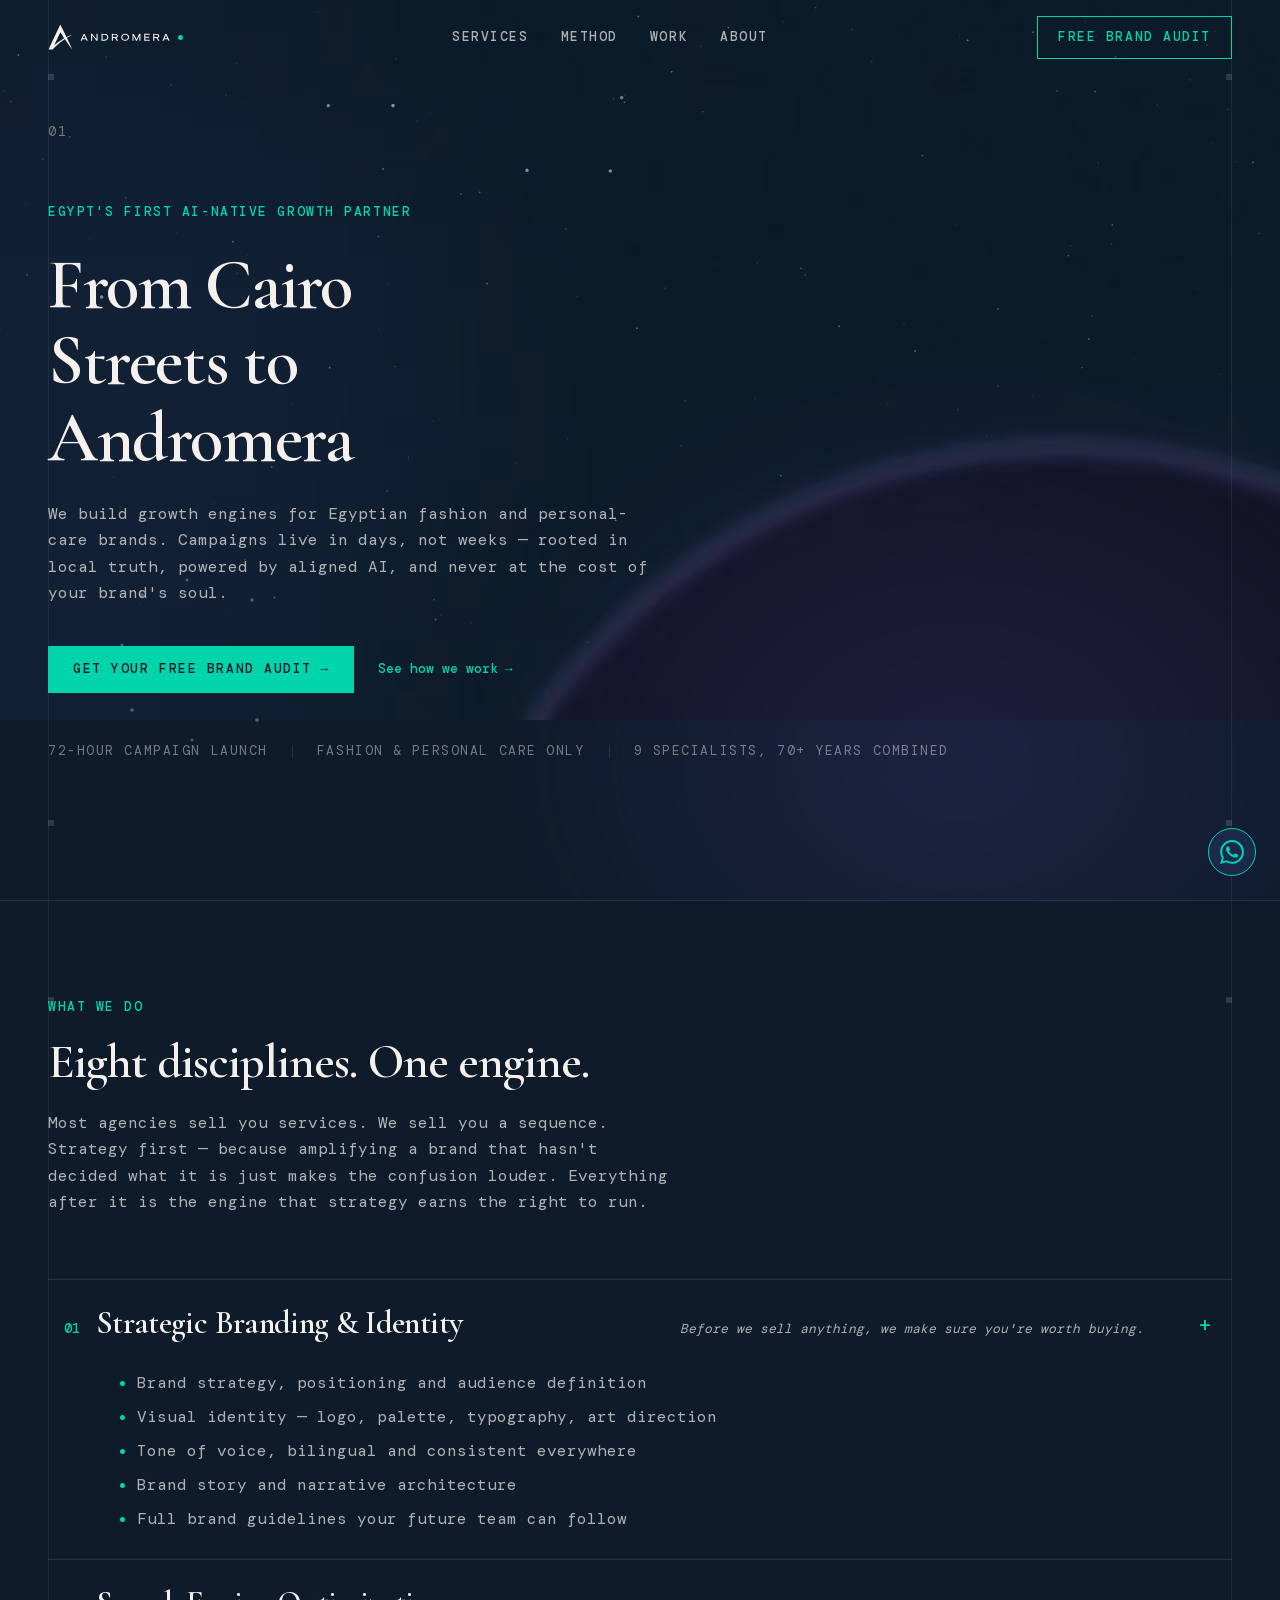
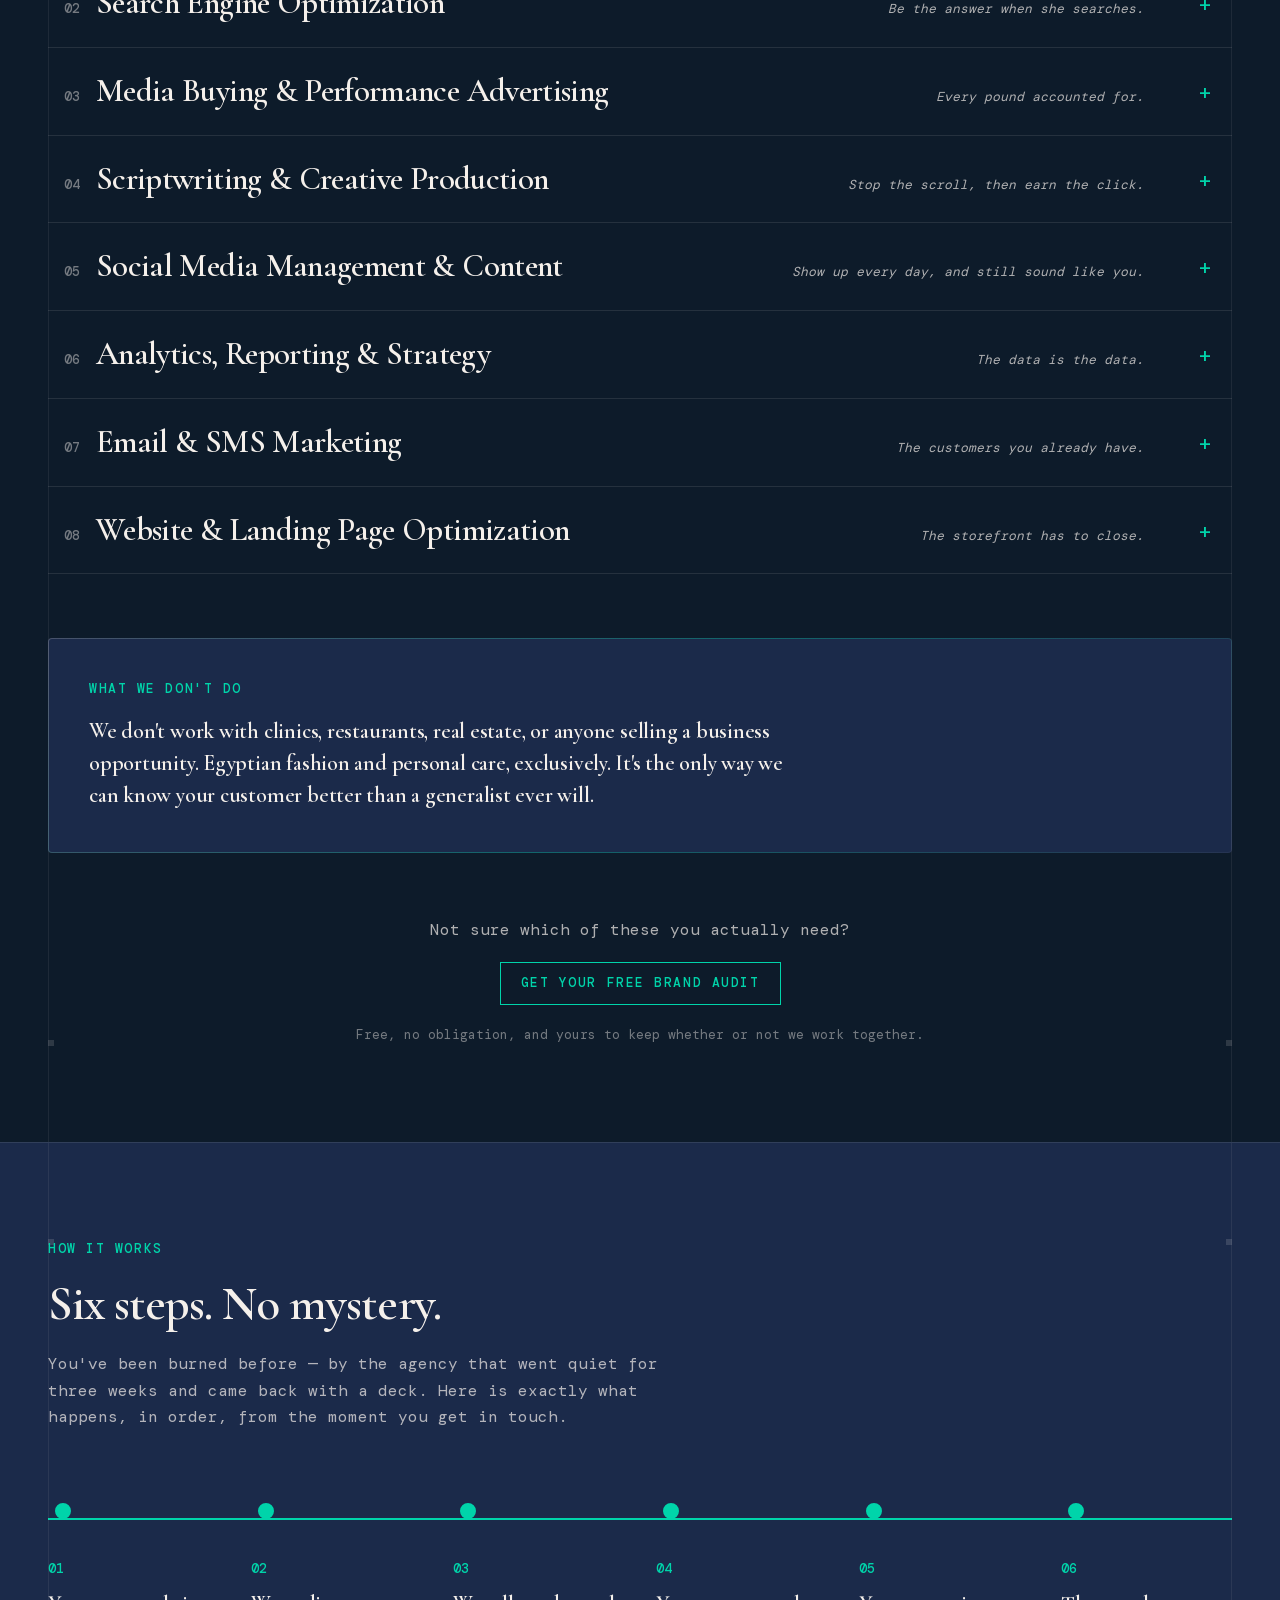
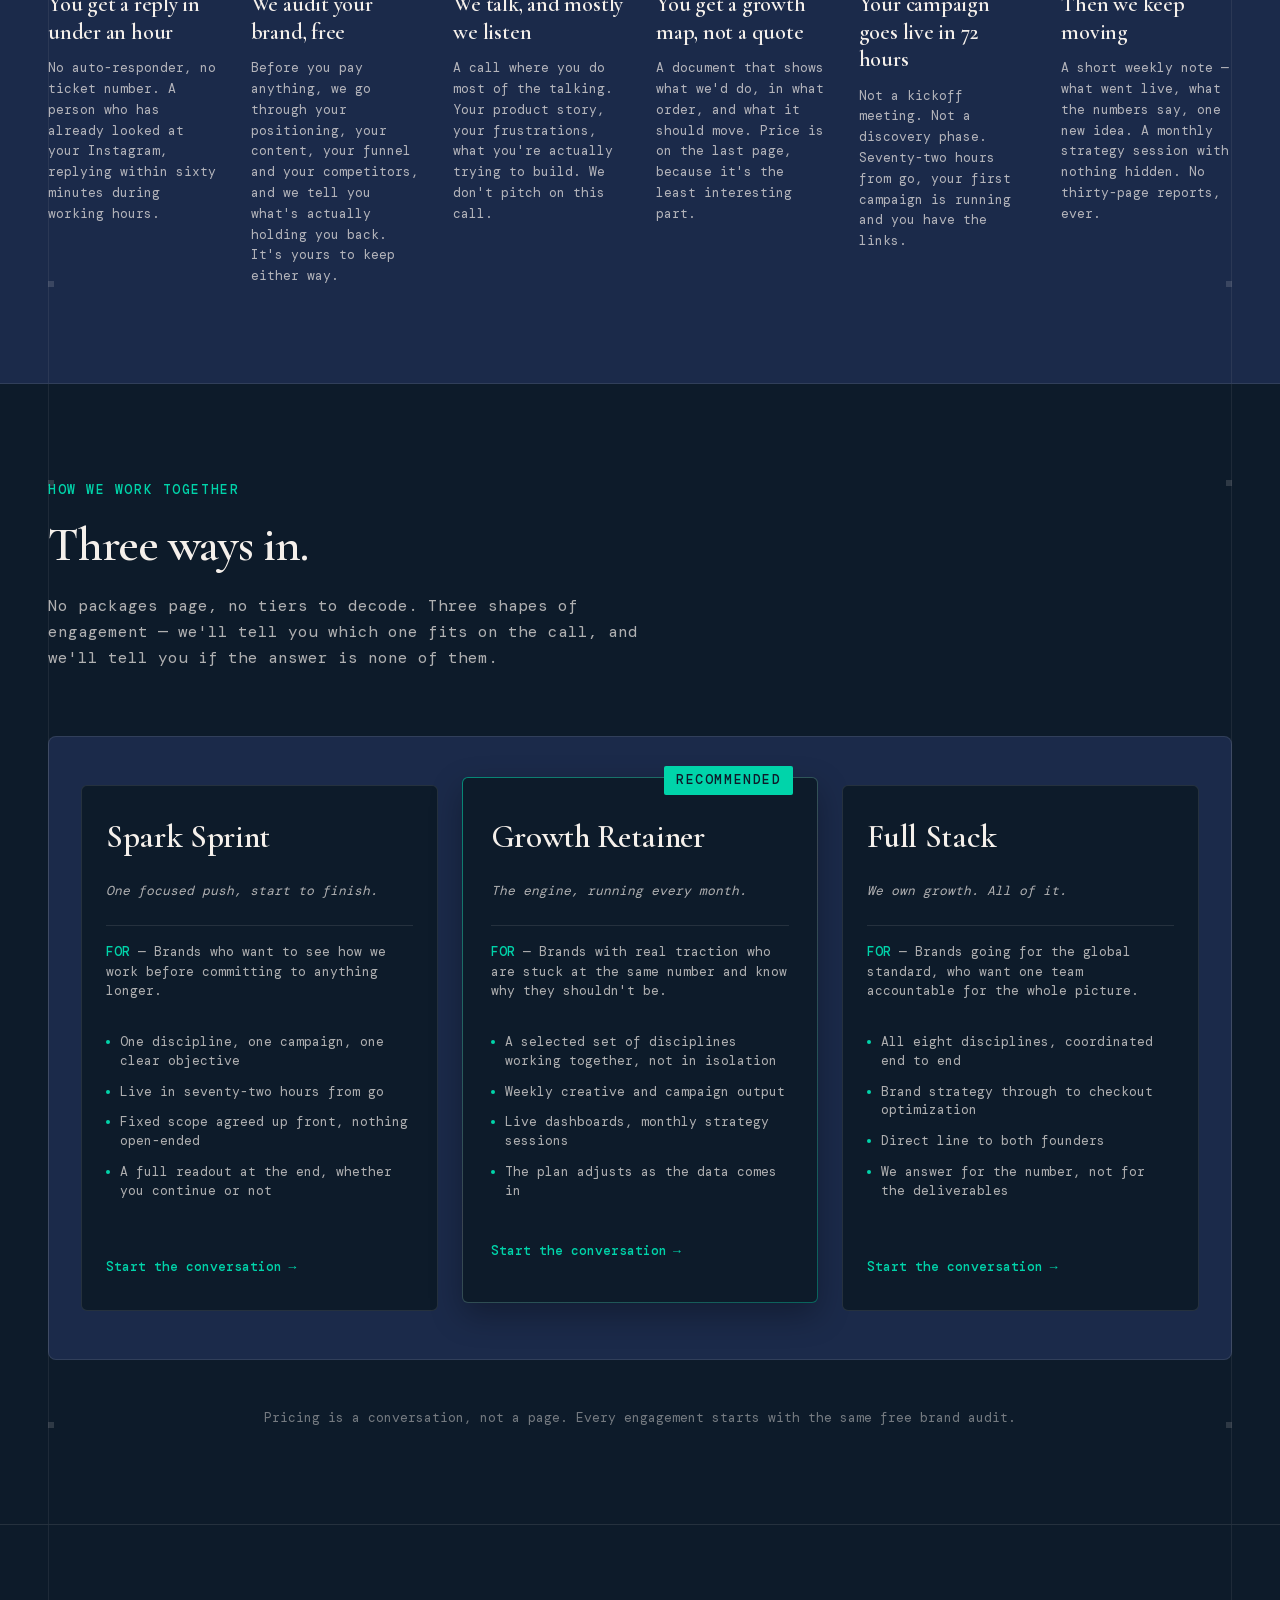
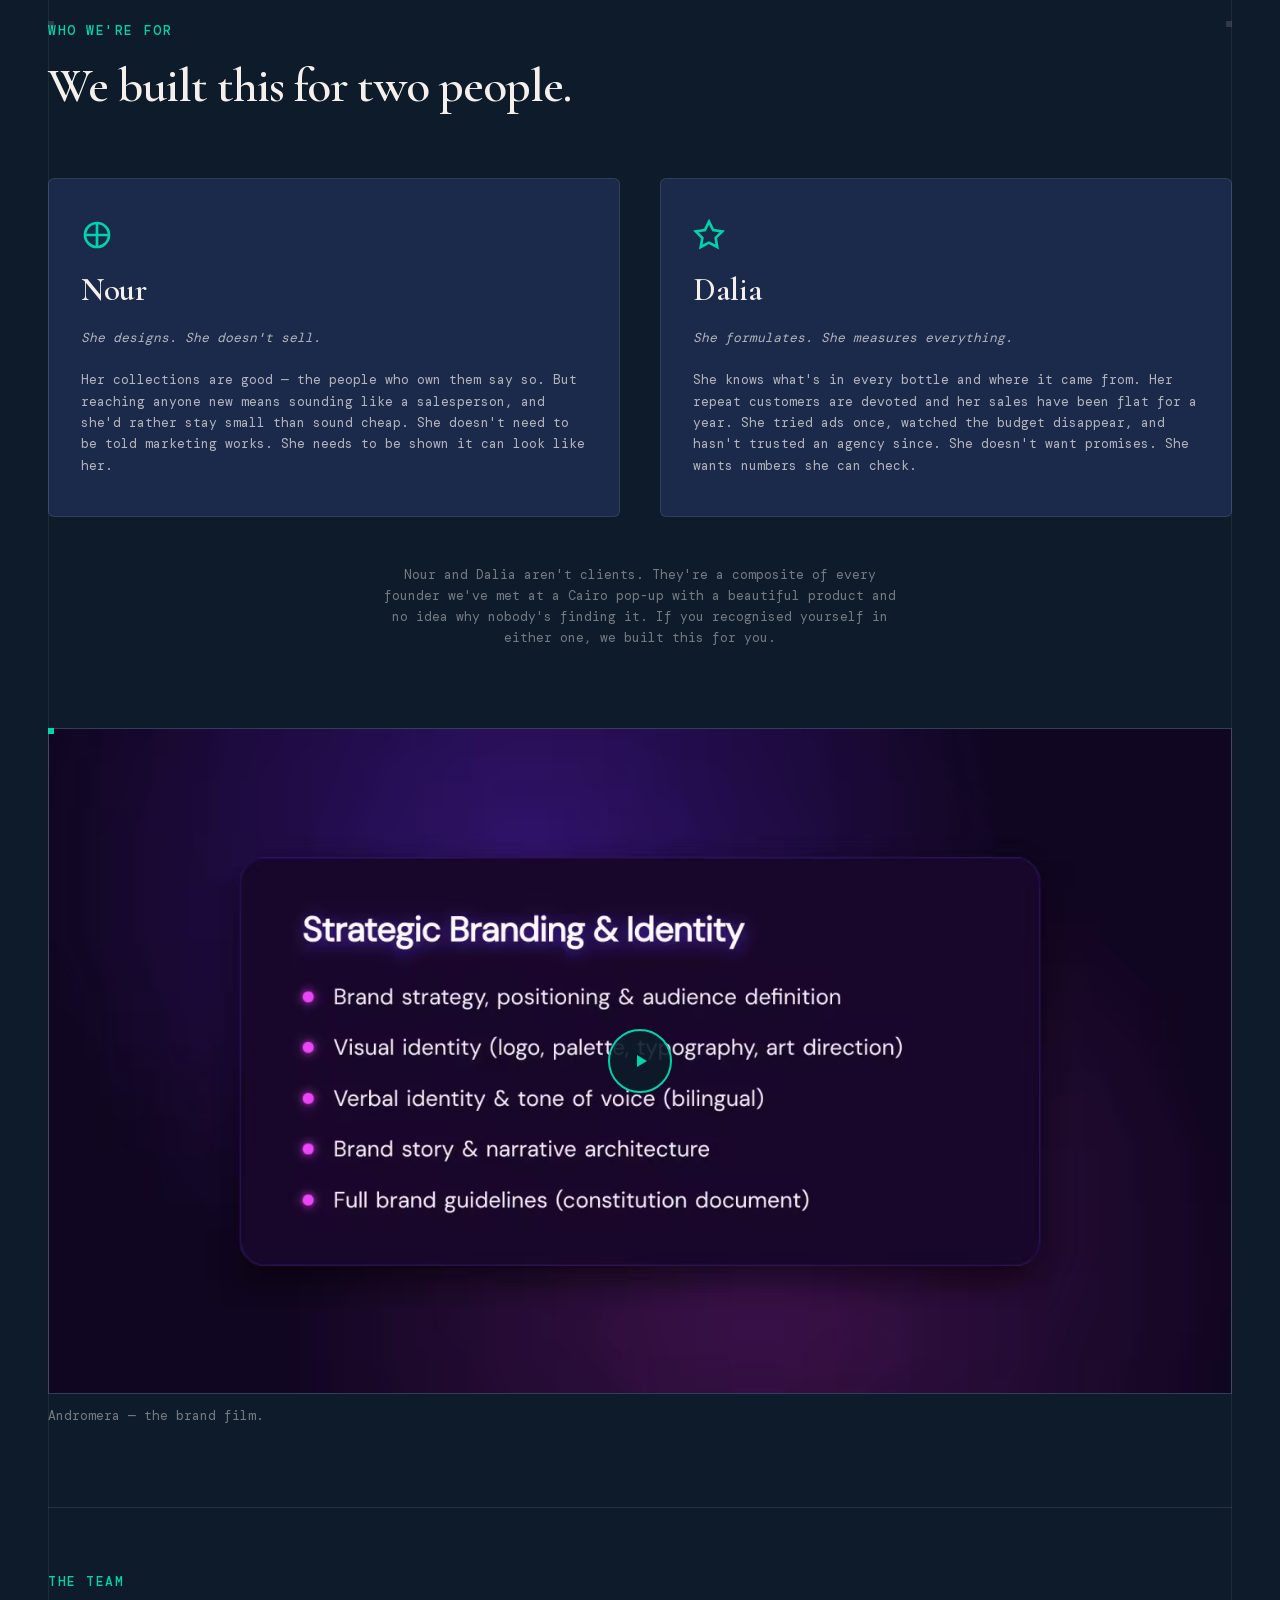
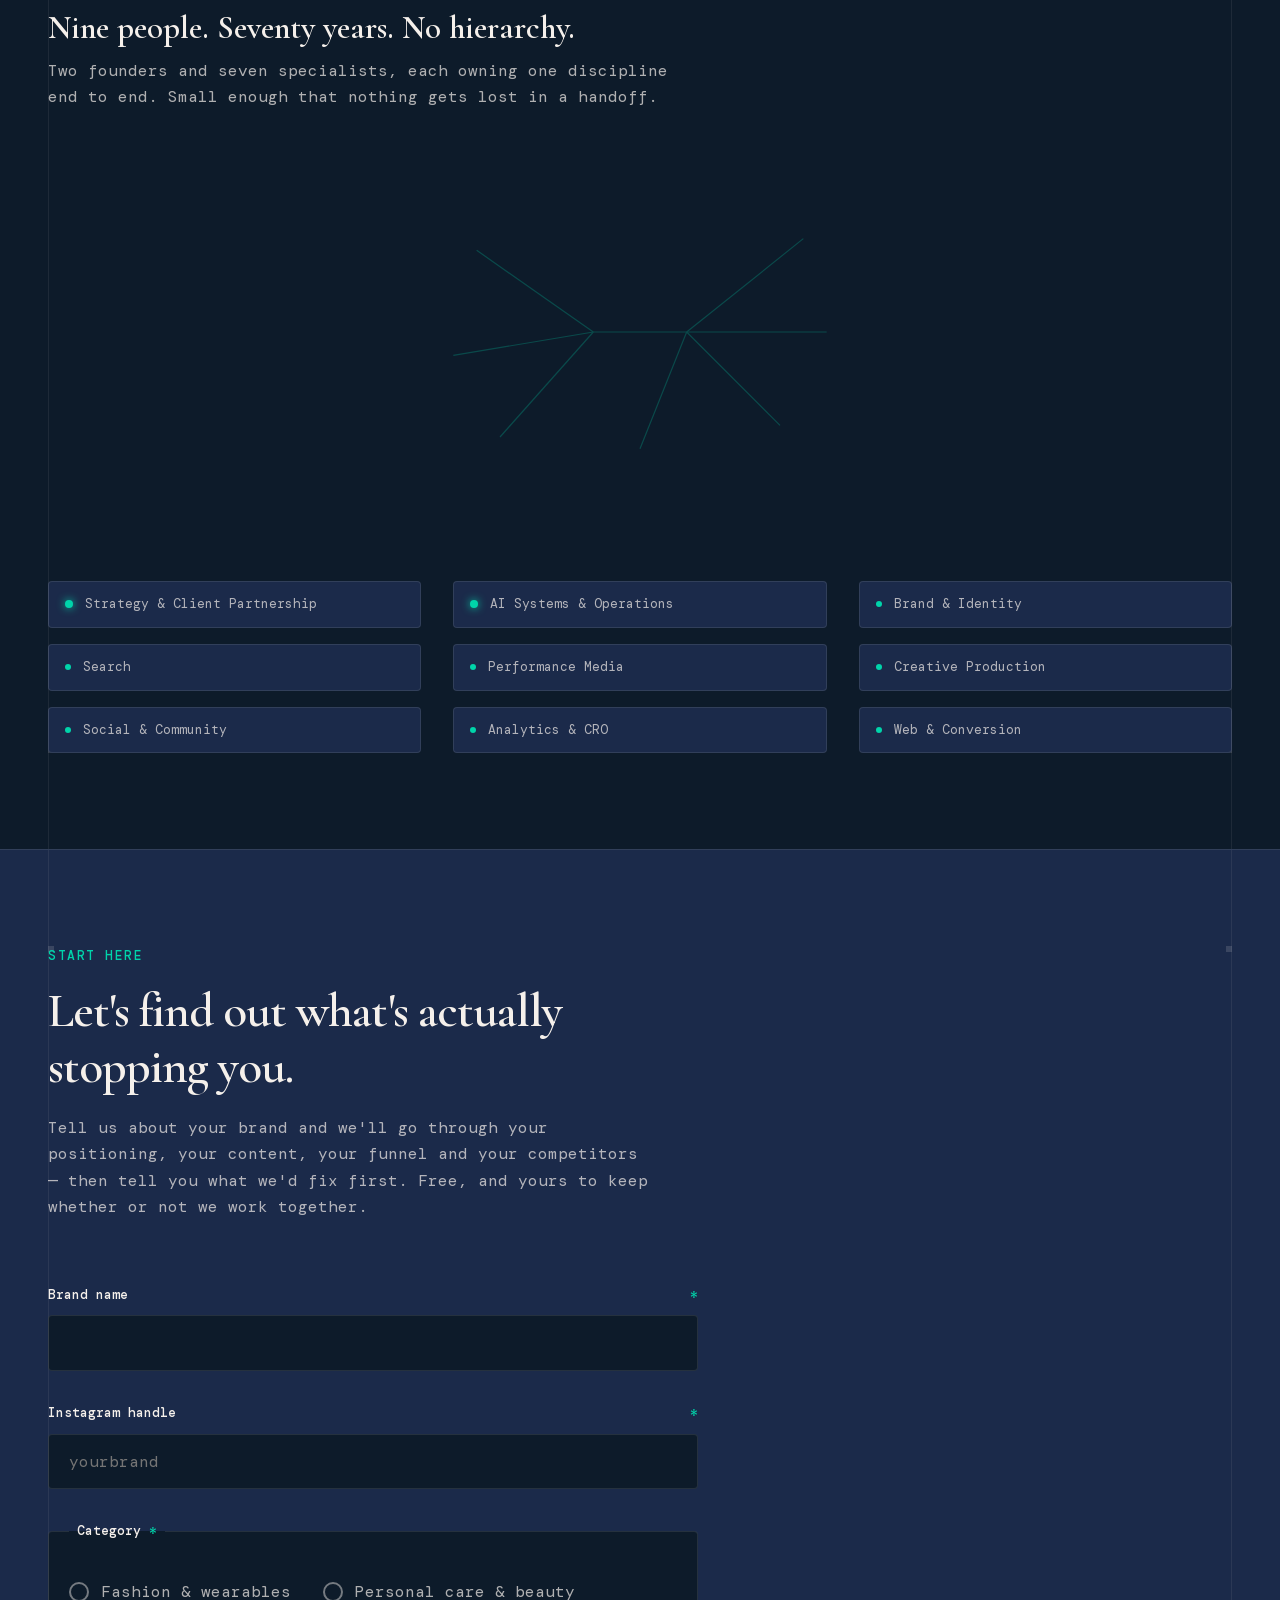
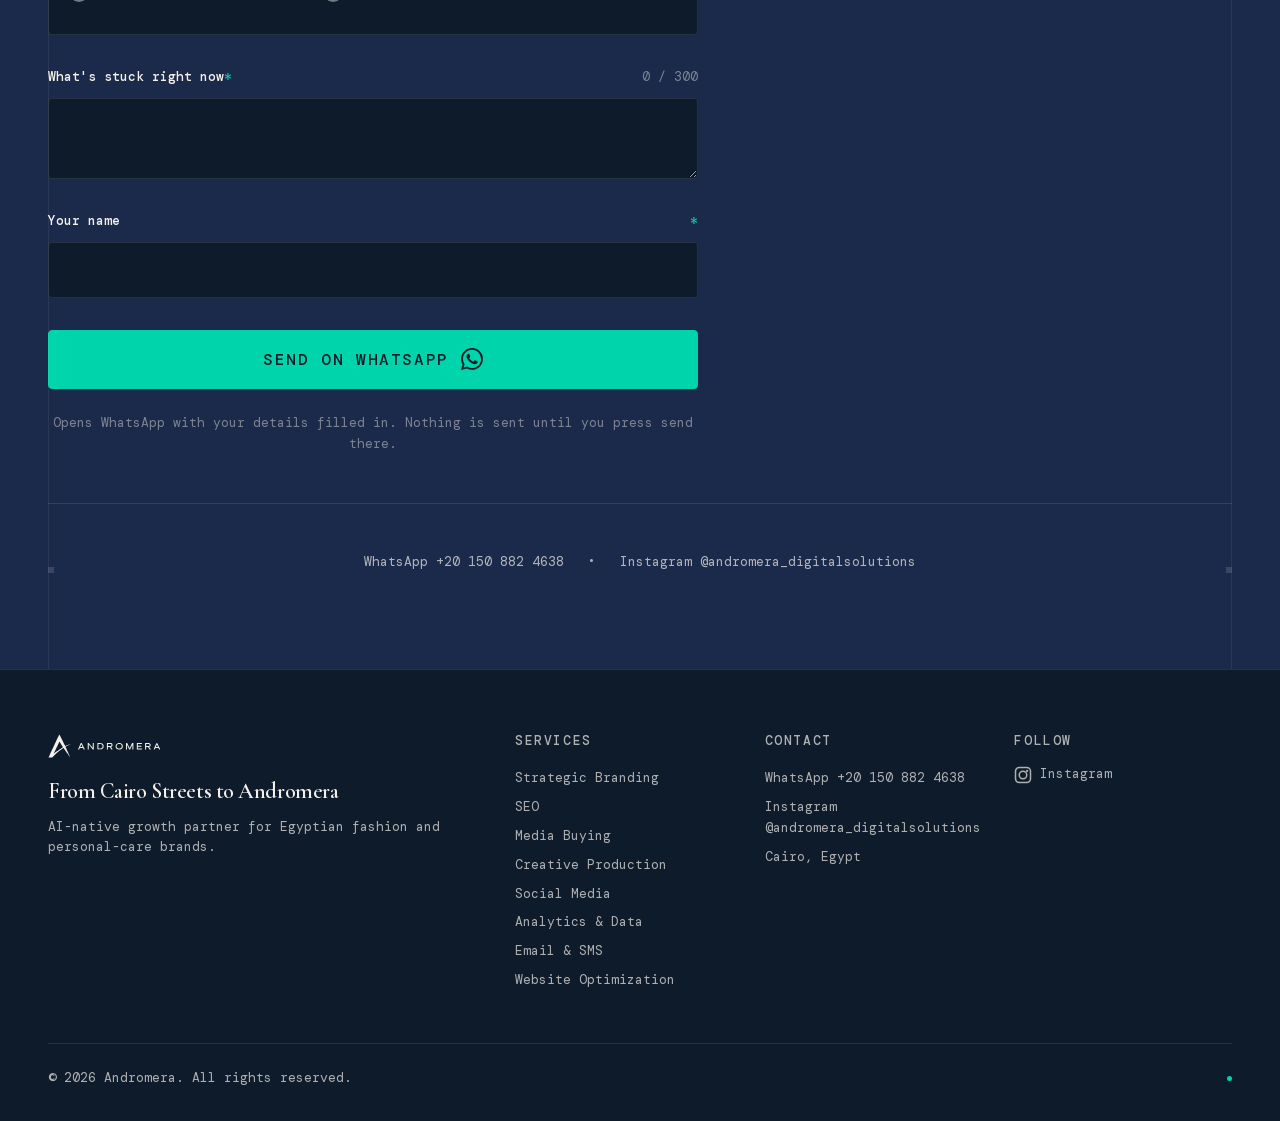
<file: index.html>
<!DOCTYPE html>
<html lang="en">
<head>
  <meta charset="utf-8">
  <meta name="viewport" content="width=device-width, initial-scale=1">
  <title>Andromera — AI-Native Growth Partner for Egyptian Fashion &amp; Beauty Brands</title>
  <meta name="description" content="Egypt's first AI-native growth partner. Campaigns live in days, built exclusively for Egyptian fashion and personal-care brands.">
  <link rel="canonical" href="https://andromera.com/">

  <!-- Open Graph -->
  <meta property="og:type" content="website">
  <meta property="og:url" content="https://andromera.com/">
  <meta property="og:title" content="Andromera — AI-Native Growth Partner for Egyptian Fashion &amp; Beauty Brands">
  <meta property="og:description" content="Egypt's first AI-native growth partner. Campaigns live in days, built exclusively for Egyptian fashion and personal-care brands.">
  <meta property="og:image" content="https://andromera.com/assets/img/og-image.jpg">
  <meta property="og:image:width" content="1200">
  <meta property="og:image:height" content="630">

  <!-- Twitter Card -->
  <meta name="twitter:card" content="summary_large_image">
  <meta name="twitter:title" content="Andromera — AI-Native Growth Partner for Egyptian Fashion &amp; Beauty Brands">
  <meta name="twitter:description" content="Egypt's first AI-native growth partner. Campaigns live in days, built exclusively for Egyptian fashion and personal-care brands.">
  <meta name="twitter:image" content="https://andromera.com/assets/img/og-image.jpg">

  <!-- Favicon set -->
  <link rel="icon" href="/assets/img/favicon.svg" type="image/svg+xml">
  <link rel="icon" href="/assets/img/favicon-32.png" sizes="32x32" type="image/png">
  <link rel="icon" href="/assets/img/favicon-16.png" sizes="16x16" type="image/png">
  <link rel="apple-touch-icon" href="/assets/img/apple-touch-icon.png">
  <link rel="manifest" href="/site.webmanifest">
  <meta name="theme-color" content="#0D1B2A">

  <!-- Preload display font -->
  <link rel="preload" href="/assets/fonts/CormorantGaramond-SemiBold.woff2" as="font" type="font/woff2" crossorigin>

  <!-- Parallelize the @import inside site.css (avoids a serial round trip for brand-tokens.css) -->
  <link rel="preload" href="/assets/css/brand-tokens.css" as="style">

  <!-- Preload LCP hero poster (AVIF only — matches the format actually fetched) -->
  <link rel="preload" as="image" type="image/avif"
        href="/assets/img/hero-poster-1280.avif"
        imagesrcset="/assets/img/hero-poster-828.avif 828w,
                     /assets/img/hero-poster-1280.avif 1280w,
                     /assets/img/hero-poster.avif 1920w"
        imagesizes="100vw" fetchpriority="high">

  <!-- Styles -->
  <link rel="stylesheet" href="/assets/css/site.css">

  <!-- JSON-LD: Organization + ProfessionalService + VideoObject -->
  <script type="application/ld+json">
  {
    "@context": "https://schema.org",
    "@graph": [
      {
        "@type": "Organization",
        "name": "Andromera",
        "url": "https://andromera.com",
        "logo": "https://andromera.com/assets/img/andromera-mark.svg",
        "sameAs": [
          "https://www.instagram.com/andromera_digitalsolutions/"
        ],
        "contactPoint": {
          "@type": "ContactPoint",
          "telephone": "+20-150-882-4638",
          "contactType": "customer service",
          "availableLanguage": "English"
        }
      },
      {
        "@type": "ProfessionalService",
        "name": "Andromera",
        "url": "https://andromera.com",
        "description": "AI-native digital marketing agency serving Egyptian fashion and personal-care brands exclusively.",
        "areaServed": {
          "@type": "Country",
          "name": "EG"
        },
        "address": {
          "@type": "PostalAddress",
          "addressLocality": "Cairo",
          "addressCountry": "EG"
        },
        "logo": "https://andromera.com/assets/img/andromera-mark.svg",
        "sameAs": [
          "https://www.instagram.com/andromera_digitalsolutions/"
        ],
        "contactPoint": {
          "@type": "ContactPoint",
          "telephone": "+20-150-882-4638",
          "contactType": "customer service",
          "availableLanguage": "English"
        },
        "hasOfferCatalog": {
          "@type": "OfferCatalog",
          "name": "Services",
          "itemListElement": [
            {
              "@type": "OfferCatalog",
              "name": "Strategic Branding & Identity",
              "description": "Before we sell anything, we make sure you're worth buying."
            },
            {
              "@type": "OfferCatalog",
              "name": "Search Engine Optimization",
              "description": "Be the answer when she searches."
            },
            {
              "@type": "OfferCatalog",
              "name": "Media Buying & Performance Advertising",
              "description": "Every pound accounted for."
            },
            {
              "@type": "OfferCatalog",
              "name": "Scriptwriting & Creative Production",
              "description": "Stop the scroll, then earn the click."
            },
            {
              "@type": "OfferCatalog",
              "name": "Social Media Management & Content",
              "description": "Show up every day, and still sound like you."
            },
            {
              "@type": "OfferCatalog",
              "name": "Analytics, Reporting & Strategy",
              "description": "The data is the data."
            },
            {
              "@type": "OfferCatalog",
              "name": "Email & SMS Marketing",
              "description": "The customers you already have."
            },
            {
              "@type": "OfferCatalog",
              "name": "Website & Landing Page Optimization",
              "description": "The storefront has to close."
            },
            {
              "@type": "Offer",
              "name": "Spark Sprint",
              "description": "One focused push, start to finish. Live in 72 hours."
            },
            {
              "@type": "Offer",
              "name": "Growth Retainer",
              "description": "The engine, running every month. A selected set of disciplines working together."
            },
            {
              "@type": "Offer",
              "name": "Full Stack",
              "description": "We own growth. All of it. All eight disciplines, coordinated end to end."
            }
          ]
        }
      },
      {
        "@type": "VideoObject",
        "name": "Andromera — the brand film.",
        "description": "Egypt's first AI-native growth partner. Campaigns live in days, built exclusively for Egyptian fashion and personal-care brands.",
        "thumbnailUrl": "https://andromera.com/assets/img/video-poster-1440.webp",
        "embedUrl": "https://fast.wistia.net/embed/iframe/rdjieby67t",
        "uploadDate": "2026-08-11T12:55:56Z",
        "duration": "PT1M11.0531S"
      }
    ]
  }
  </script>
</head>
<body>

  <!-- ═══════════════════════════════════════════════════
       NAVIGATION
       ═══════════════════════════════════════════════════ -->
  <header class="site-header" role="banner">
    <nav class="nav shell" aria-label="Main navigation">
      <!-- Logo — inlined SVG, fill: currentColor -->
      <a href="/" class="nav__logo" aria-label="Andromera — home">
        <svg xmlns="http://www.w3.org/2000/svg" viewBox="0 0 469.1 100" fill="currentColor" role="img" aria-hidden="true"><g transform="scale(0.22075)"><path fill-rule="evenodd" d="M11.5 440.8C11.9 439.7 14.0 434.8 16.2 430.1C18.4 425.4 24.0 413.4 28.5 403.5C43.4 371.0 109.5 230.0 144.0 157.0C202.0 34.6 213.8 10.4 214.9 11.6C217.0 13.7 321.4 220.6 323.2 226.2C323.4 226.7 328.3 224.9 334.2 222.1C349.4 215.0 372.4 205.9 388.0 200.7C403.3 195.5 432.8 187.6 431.4 189.0C430.9 189.4 426.4 191.6 421.5 193.8C404.1 201.4 338.5 235.4 332.2 240.0C330.2 241.5 330.2 241.6 335.9 254.0C346.1 276.1 367.2 322.2 371.5 332.0C373.8 337.2 381.0 353.3 387.4 367.8C404.8 407.2 419.2 441.1 418.7 441.7C418.2 442.1 408.5 428.5 383.5 392.5C373.1 377.6 361.7 361.2 358.0 356.0C354.3 350.8 347.3 340.6 342.3 333.5C337.4 326.4 328.6 313.7 322.9 305.5C317.2 297.2 308.4 284.5 303.5 277.2C298.6 270.0 294.1 264.0 293.6 264.0C290.8 264.0 234.3 303.4 206.5 324.8C166.0 356.1 123.7 395.2 93.0 429.9L81.5 442.8L46.2 442.9L10.9 443.0L11.5 440.8ZM160.0 331.7C194.0 306.0 240.4 273.8 260.5 262.0C263.9 260.0 281.9 249.1 282.8 248.4C283.0 248.3 274.3 234.3 263.4 217.3C247.0 191.7 229.2 163.0 219.7 147.2C218.6 145.3 217.4 144.2 216.8 144.8C215.4 146.2 187.1 204.5 172.0 237.0C141.7 302.3 111.0 369.1 111.0 369.6C111.0 369.8 117.2 365.0 124.8 359.0C132.3 352.9 148.2 340.6 160.0 331.7Z"/></g><g transform="translate(123.8,36.0) scale(0.16304)"><path fill-rule="evenodd" d="M1043.2 174.9C1013.2 171.0 987.9 154.0 975.9 129.5C970.1 117.6 968.2 110.7 967.3 98.4C964.6 58.1 990.5 23.9 1032.3 12.4C1044.7 9.0 1067.3 8.0 1080.5 10.3C1103.6 14.4 1123.2 24.9 1135.3 39.6C1141.4 47.1 1148.4 61.2 1151.1 71.5C1153.9 81.9 1154.2 102.2 1151.7 112.3C1143.3 146.4 1117.5 168.9 1080.3 174.5C1069.9 176.1 1053.5 176.3 1043.2 174.9ZM9.0 172.5C9.0 172.2 15.7 157.0 23.9 138.7C49.3 82.1 69.0 38.1 74.8 24.7L80.3 11.9L93.2 12.2L106.1 12.5L112.7 27.0C116.3 35.0 123.5 50.7 128.8 62.0C134.0 73.3 141.1 88.6 144.5 96.0C148.0 103.4 157.1 122.9 164.8 139.2C172.5 155.5 179.1 169.8 179.5 171.0C180.1 173.0 179.9 173.1 165.9 172.8L151.6 172.5L143.5 154.8L135.5 137.1L94.0 137.3L52.6 137.5L44.9 155.0L37.1 172.5L23.1 172.8C15.3 172.9 9.0 172.8 9.0 172.5ZM256.0 92.5L256.0 12.0L269.4 12.0L282.8 12.0L294.1 25.8C300.4 33.3 317.8 54.4 333.0 72.5C348.1 90.7 365.9 112.1 372.5 120.1L384.5 134.7L384.8 73.4L385.0 12.0L398.0 12.0L411.0 12.0L411.0 92.5L411.0 173.0L397.6 173.0L384.1 173.0L373.3 159.8C360.4 144.0 332.4 110.1 303.5 75.2L282.5 49.9L282.2 111.5L282.0 173.0L269.0 173.0L256.0 173.0L256.0 92.5ZM503.5 172.0C503.2 171.5 503.0 135.3 503.1 91.5L503.3 11.9L549.9 12.2L596.5 12.6L606.3 15.3C635.2 23.3 652.4 40.3 660.2 68.5C662.0 75.2 662.4 79.2 662.4 92.5C662.4 107.3 662.2 109.2 659.6 117.5C651.1 144.6 635.9 159.9 609.5 168.3C605.0 169.7 597.9 171.3 593.6 171.9C583.8 173.3 504.4 173.4 503.5 172.0ZM746.0 92.4L746.0 11.9L796.8 12.2C851.9 12.6 852.0 12.6 864.6 18.6C883.8 27.7 893.5 49.9 888.5 73.3C886.6 82.4 882.8 89.1 875.8 95.5C869.8 101.1 862.5 105.1 854.7 107.1C852.1 107.7 850.0 108.5 850.0 108.9C850.0 109.3 852.6 113.4 855.8 118.1C873.8 144.0 893.0 172.2 893.0 172.6C893.0 172.8 885.9 173.0 877.2 173.0L861.3 173.0L840.4 141.5L819.5 110.1L795.8 110.0L772.0 110.0L772.0 141.5L772.0 173.0L759.0 173.0L746.0 173.0L746.0 92.4ZM1234.0 92.5L1234.0 12.0L1250.6 12.2L1267.2 12.5L1288.9 57.5C1300.8 82.2 1314.6 111.2 1319.5 121.8C1324.4 132.3 1328.7 141.0 1329.1 141.0C1329.4 141.0 1332.0 135.8 1334.9 129.6C1339.4 119.7 1364.8 65.7 1384.3 24.8L1390.3 12.0L1406.7 12.0L1423.0 12.0L1423.0 92.5L1423.0 173.0L1410.0 173.0L1397.0 173.0L1396.8 115.2L1396.5 57.4L1379.1 93.4C1369.5 113.3 1357.0 139.2 1351.4 151.0L1341.1 172.5L1329.0 172.8L1316.9 173.1L1299.2 136.8C1289.4 116.8 1276.7 90.7 1271.0 78.8C1265.2 66.8 1260.2 57.0 1259.8 57.0C1259.3 57.0 1259.0 83.1 1259.0 115.0L1259.0 173.0L1246.5 173.0L1234.0 173.0L1234.0 92.5ZM1511.0 92.5L1511.0 12.0L1575.5 12.0L1640.0 12.0L1640.0 23.5L1640.0 35.0L1588.5 35.0L1537.0 35.0L1537.0 57.5L1537.0 80.0L1582.5 80.0L1628.0 80.0L1628.0 92.0L1628.0 104.0L1582.5 104.0L1537.0 104.0L1537.0 126.5L1537.0 149.0L1589.2 149.2L1641.5 149.5L1641.8 161.2L1642.1 173.0L1576.5 173.0L1511.0 173.0L1511.0 92.5ZM1722.0 92.5L1722.0 11.9L1772.8 12.3C1817.9 12.6 1824.2 12.8 1829.5 14.4C1838.8 17.2 1845.9 21.0 1852.0 26.7C1861.6 35.5 1866.0 46.5 1866.0 61.6C1866.0 83.2 1853.8 99.9 1833.5 106.3L1826.0 108.6L1847.5 140.1C1859.3 157.4 1868.9 171.8 1869.0 172.2C1869.0 172.7 1861.9 173.0 1853.2 173.0L1837.5 173.0L1830.0 161.3C1825.9 154.9 1816.6 140.7 1809.2 129.8L1795.9 110.0L1772.5 110.0L1749.0 110.0L1748.8 141.2L1748.5 172.5L1735.2 172.8L1722.0 173.1L1722.0 92.5ZM1940.0 172.0C1940.0 171.5 1951.1 146.2 1964.6 115.8C1978.2 85.4 1991.9 54.7 1995.0 47.5C1998.2 40.3 2003.1 29.6 2005.9 23.5L2010.9 12.5L2023.5 12.5L2036.1 12.5L2042.1 26.0C2054.1 52.6 2080.5 110.0 2094.6 140.1C2102.5 157.0 2109.0 171.3 2109.0 171.9C2109.0 172.7 2105.0 173.0 2095.0 172.8L2080.9 172.5L2072.8 154.8L2064.7 137.0L2024.0 137.0L1983.3 137.0L1975.4 155.0L1967.5 173.0L1953.8 173.0C1945.6 173.0 1940.0 172.6 1940.0 172.0ZM1084.7 148.4C1096.7 144.9 1102.3 141.7 1110.6 133.5C1121.9 122.3 1127.0 109.5 1127.0 92.5C1127.0 64.4 1110.2 43.0 1082.0 35.4C1072.7 32.9 1050.1 32.8 1040.5 35.4C1018.0 41.3 1000.8 57.4 995.5 77.6C993.8 84.3 993.5 100.3 995.1 107.0C995.6 109.5 997.7 114.8 999.7 118.9C1004.0 127.9 1013.7 138.0 1022.5 142.7C1040.2 152.0 1064.6 154.2 1084.7 148.4ZM595.3 147.1C610.0 143.3 619.6 136.7 627.3 124.9C633.1 116.2 635.2 108.3 635.8 94.4C636.2 84.3 635.9 81.2 634.1 74.6C631.1 63.8 628.7 59.5 621.5 52.3C614.2 45.0 604.7 40.0 593.1 37.3C586.8 35.8 580.7 35.5 557.5 35.5L529.5 35.5L529.2 92.2L529.0 149.0L558.3 149.0C584.1 149.0 588.6 148.8 595.3 147.1ZM124.0 113.1C124.0 112.6 119.4 102.1 113.7 89.8C108.0 77.6 101.2 62.7 98.5 56.8C95.8 50.8 93.3 46.3 92.9 46.8C92.1 47.5 63.0 112.7 63.0 113.5C63.0 113.8 76.7 114.0 93.5 114.0C111.2 114.0 124.0 113.6 124.0 113.1ZM2053.7 112.8C2053.0 111.2 2030.3 60.7 2026.4 52.1L2023.4 45.6L2018.1 57.6C2009.9 75.9 1994.0 112.8 1994.0 113.4C1994.0 113.7 2007.5 114.0 2024.1 114.0C2047.8 114.0 2054.1 113.7 2053.7 112.8ZM848.5 83.2C858.5 78.6 862.4 72.5 862.4 61.0C862.5 49.0 858.0 42.5 846.3 37.9C840.7 35.7 839.0 35.6 806.2 35.2L772.0 34.8L772.0 60.5L772.0 86.1L807.8 85.8C842.6 85.5 843.6 85.4 848.5 83.2ZM1824.5 83.2C1831.0 80.2 1833.8 77.6 1836.6 71.5C1841.5 61.2 1838.5 48.3 1829.9 42.0C1821.7 36.1 1818.8 35.7 1782.2 35.2L1749.0 34.8L1749.0 60.5L1749.0 86.1L1784.2 85.8C1818.6 85.5 1819.6 85.4 1824.5 83.2Z"/></g></svg>
        <span class="nav__logo-dot" aria-hidden="true"></span>
      </a>

      <!-- Desktop links -->
      <div class="nav__links" role="list">
        <a href="#services" class="nav__link" role="listitem">Services</a>
        <a href="#method" class="nav__link" role="listitem">Method</a>
        <a href="#work" class="nav__link" role="listitem">Work</a>
        <a href="#about" class="nav__link" role="listitem">About</a>
      </div>

      <!-- CTA -->
      <a href="#audit" class="nav__cta" id="nav-cta-desktop">Free Brand Audit</a>

      <!-- Hamburger (mobile) -->
      <button class="nav__hamburger" aria-expanded="false" aria-controls="mobile-menu" aria-label="Open menu">
        <span class="nav__hamburger-line" aria-hidden="true"></span>
        <span class="nav__hamburger-line" aria-hidden="true"></span>
        <span class="nav__hamburger-line" aria-hidden="true"></span>
      </button>
    </nav>
  </header>

  <!-- Mobile menu overlay -->
  <div class="mobile-menu" id="mobile-menu" role="dialog" aria-label="Navigation menu" aria-modal="true">
    <a href="#services" class="mobile-menu__link">Services</a>
    <a href="#method" class="mobile-menu__link">Method</a>
    <a href="#work" class="mobile-menu__link">Work</a>
    <a href="#about" class="mobile-menu__link">About</a>
    <a href="#audit" class="mobile-menu__link mobile-menu__link--cta">Free Brand Audit</a>
  </div>

  <!-- ═══════════════════════════════════════════════════
       HERO
       ═══════════════════════════════════════════════════ -->
  <main>
    <section class="hero container-lines" id="hero" aria-label="Hero">

      <!-- Layer 1: Hero poster background -->
      <div class="hero__poster" aria-hidden="true">
        <picture>
          <source type="image/avif"
                  srcset="/assets/img/hero-poster-828.avif 828w,
                          /assets/img/hero-poster-1280.avif 1280w,
                          /assets/img/hero-poster.avif 1920w"
                  sizes="100vw">
          <source type="image/webp"
                  srcset="/assets/img/hero-poster-828.webp 828w,
                          /assets/img/hero-poster-1280.webp 1280w,
                          /assets/img/hero-poster.webp 1920w"
                  sizes="100vw">
          <img src="/assets/img/hero-poster-1280.webp" alt=""
               width="1280" height="720"
               fetchpriority="high" decoding="sync" loading="eager">
        </picture>
      </div>

      <!-- Layer 2: Violet bloom — atmosphere only -->
      <div class="hero__bloom" aria-hidden="true"></div>

      <!-- Layer 3: Aligned Spark constellation — 9 points (8 orbit + 1 centre) -->
      <svg class="hero__constellation" viewBox="0 0 200 200" xmlns="http://www.w3.org/2000/svg" aria-hidden="true" role="img">
        <!-- 8 orbiting points -->
        <circle class="spark" cx="40" cy="30" r="2"/>
        <circle class="spark" cx="85" cy="15" r="1.5"/>
        <circle class="spark" cx="150" cy="35" r="1.8"/>
        <circle class="spark" cx="170" cy="90" r="1.5"/>
        <circle class="spark" cx="155" cy="155" r="2"/>
        <circle class="spark" cx="90" cy="175" r="1.5"/>
        <circle class="spark" cx="30" cy="145" r="1.8"/>
        <circle class="spark" cx="20" cy="80" r="1.5"/>
        <!-- Centre point — brighter -->
        <circle class="spark spark--center" cx="95" cy="95" r="3"/>
      </svg>

      <!-- Layer 5: Content -->
      <div class="hero__content shell corner-squares">
        <span class="corner-sq corner-sq--tl" aria-hidden="true"></span>
        <span class="corner-sq corner-sq--tr" aria-hidden="true"></span>
        <span class="corner-sq corner-sq--bl" aria-hidden="true"></span>
        <span class="corner-sq corner-sq--br" aria-hidden="true"></span>

        <span class="section-marker" aria-hidden="true">01</span>

        <p class="hero__eyebrow fade-up">Egypt's First AI-Native Growth Partner</p>

        <h1 class="hero__title word-reveal" data-word-reveal>From Cairo Streets to Andromera</h1>

        <p class="hero__sub fade-up">We build growth engines for Egyptian fashion and personal-care brands. Campaigns live in days, not weeks — rooted in local truth, powered by aligned AI, and never at the cost of your brand's soul.</p>

        <div class="hero__actions fade-up">
          <a href="#audit" class="btn-primary" id="hero-cta-primary">
            Get Your Free Brand Audit
            <span aria-hidden="true">→</span>
          </a>
          <a href="#method" class="hero__secondary" id="hero-cta-secondary">
            See how we work
            <span class="hero__secondary-arrow" aria-hidden="true">→</span>
          </a>
        </div>

        <div class="proof-strip fade-up" role="list">
          <span role="listitem">72-Hour Campaign Launch</span>
          <span class="proof-strip__divider" aria-hidden="true"></span>
          <span role="listitem">Fashion &amp; Personal Care Only</span>
          <span class="proof-strip__divider" aria-hidden="true"></span>
          <span role="listitem">9 Specialists, 70+ Years Combined</span>
        </div>
      </div>

    </section>

    <!-- ═══════════════════════════════════════════════════
         SERVICES SECTION
         ═══════════════════════════════════════════════════ -->
    <section class="services-section container-lines" id="services" aria-label="Services">
      <div class="shell corner-squares">
        <span class="corner-sq corner-sq--tl" aria-hidden="true"></span>
        <span class="corner-sq corner-sq--tr" aria-hidden="true"></span>
        <span class="corner-sq corner-sq--bl" aria-hidden="true"></span>
        <span class="corner-sq corner-sq--br" aria-hidden="true"></span>

        <!-- Section Header -->
        <div class="services__header fade-up">
          <p class="services__eyebrow">WHAT WE DO</p>
          <h2 class="services__title">Eight disciplines. One engine.</h2>
          <p class="services__intro">Most agencies sell you services. We sell you a sequence. Strategy first — because amplifying a brand that hasn't decided what it is just makes the confusion louder. Everything after it is the engine that strategy earns the right to run.</p>
        </div>

        <!-- The Eight Rows -->
        <div class="services__list">

          <!-- 01 -->
          <details class="service-row fade-up" id="services-01" open>
            <summary class="service-row__summary">
              <span class="service-row__number">01</span>
              <div class="service-row__header-group">
                <h3 class="service-row__name">Strategic Branding &amp; Identity</h3>
                <span class="service-row__promise">Before we sell anything, we make sure you're worth buying.</span>
              </div>
              <span class="service-row__toggle" aria-hidden="true">+</span>
            </summary>
            <div class="service-row__body">
              <ul class="service-row__capabilities">
                <li class="service-row__capability">Brand strategy, positioning and audience definition</li>
                <li class="service-row__capability">Visual identity — logo, palette, typography, art direction</li>
                <li class="service-row__capability">Tone of voice, bilingual and consistent everywhere</li>
                <li class="service-row__capability">Brand story and narrative architecture</li>
                <li class="service-row__capability">Full brand guidelines your future team can follow</li>
              </ul>
            </div>
          </details>

          <!-- 02 -->
          <details class="service-row fade-up" id="services-02">
            <summary class="service-row__summary">
              <span class="service-row__number">02</span>
              <div class="service-row__header-group">
                <h3 class="service-row__name">Search Engine Optimization</h3>
                <span class="service-row__promise">Be the answer when she searches.</span>
              </div>
              <span class="service-row__toggle" aria-hidden="true">+</span>
            </summary>
            <div class="service-row__body">
              <ul class="service-row__capabilities">
                <li class="service-row__capability">Keyword strategy built on intent, not volume</li>
                <li class="service-row__capability">On-page optimization across every product and collection page</li>
                <li class="service-row__capability">Technical audits, and the fixes that follow them</li>
                <li class="service-row__capability">Local search and Google Business Profile</li>
                <li class="service-row__capability">SEO content and earned links from Egyptian publications</li>
              </ul>
            </div>
          </details>

          <!-- 03 -->
          <details class="service-row fade-up" id="services-03">
            <summary class="service-row__summary">
              <span class="service-row__number">03</span>
              <div class="service-row__header-group">
                <h3 class="service-row__name">Media Buying &amp; Performance Advertising</h3>
                <span class="service-row__promise">Every pound accounted for.</span>
              </div>
              <span class="service-row__toggle" aria-hidden="true">+</span>
            </summary>
            <div class="service-row__body">
              <ul class="service-row__capabilities">
                <li class="service-row__capability">Google Search, Shopping and Display</li>
                <li class="service-row__capability">Meta, Instagram and TikTok, full funnel</li>
                <li class="service-row__capability">Retargeting that brings back the window-shoppers</li>
                <li class="service-row__capability">Product feed management for Google Shopping and Instagram Shop</li>
                <li class="service-row__capability">Live budget dashboards — spend and results, visible any time</li>
              </ul>
            </div>
          </details>

          <!-- 04 -->
          <details class="service-row fade-up" id="services-04">
            <summary class="service-row__summary">
              <span class="service-row__number">04</span>
              <div class="service-row__header-group">
                <h3 class="service-row__name">Scriptwriting &amp; Creative Production</h3>
                <span class="service-row__promise">Stop the scroll, then earn the click.</span>
              </div>
              <span class="service-row__toggle" aria-hidden="true">+</span>
            </summary>
            <div class="service-row__body">
              <ul class="service-row__capabilities">
                <li class="service-row__capability">Ad scripts for video, static and carousel</li>
                <li class="service-row__capability">Brand story, manifesto and campaign copy</li>
                <li class="service-row__capability">Short-form video for Reels, TikTok and YouTube</li>
                <li class="service-row__capability">Product and lookbook visuals that match your aesthetic</li>
                <li class="service-row__capability">Voiceover in Egyptian Arabic and English</li>
              </ul>
            </div>
          </details>

          <!-- 05 -->
          <details class="service-row fade-up" id="services-05">
            <summary class="service-row__summary">
              <span class="service-row__number">05</span>
              <div class="service-row__header-group">
                <h3 class="service-row__name">Social Media Management &amp; Content</h3>
                <span class="service-row__promise">Show up every day, and still sound like you.</span>
              </div>
              <span class="service-row__toggle" aria-hidden="true">+</span>
            </summary>
            <div class="service-row__body">
              <ul class="service-row__capabilities">
                <li class="service-row__capability">Platform-specific content strategy and calendars</li>
                <li class="service-row__capability">Feed posts, carousels, Reels and daily Stories</li>
                <li class="service-row__capability">Community management and replies, in your voice</li>
                <li class="service-row__capability">Trend, audio and hashtag strategy for the Egyptian feed</li>
                <li class="service-row__capability">Micro-influencer identification and partnership management</li>
              </ul>
            </div>
          </details>

          <!-- 06 -->
          <details class="service-row fade-up" id="services-06">
            <summary class="service-row__summary">
              <span class="service-row__number">06</span>
              <div class="service-row__header-group">
                <h3 class="service-row__name">Analytics, Reporting &amp; Strategy</h3>
                <span class="service-row__promise">The data is the data.</span>
              </div>
              <span class="service-row__toggle" aria-hidden="true">+</span>
            </summary>
            <div class="service-row__body">
              <ul class="service-row__capabilities">
                <li class="service-row__capability">Live performance dashboards, not month-old PDFs</li>
                <li class="service-row__capability">Monthly strategy sessions with nothing hidden</li>
                <li class="service-row__capability">Conversion optimization — testing, heatmaps, real behaviour</li>
                <li class="service-row__capability">Competitor intelligence and counter-positioning</li>
                <li class="service-row__capability">Insight you can act on, not vanity metrics</li>
              </ul>
            </div>
          </details>

          <!-- 07 -->
          <details class="service-row fade-up" id="services-07">
            <summary class="service-row__summary">
              <span class="service-row__number">07</span>
              <div class="service-row__header-group">
                <h3 class="service-row__name">Email &amp; SMS Marketing</h3>
                <span class="service-row__promise">The customers you already have.</span>
              </div>
              <span class="service-row__toggle" aria-hidden="true">+</span>
            </summary>
            <div class="service-row__body">
              <ul class="service-row__capabilities">
                <li class="service-row__capability">Automated flows — welcome, abandoned cart, win-back</li>
                <li class="service-row__capability">Campaigns your subscribers actually open</li>
                <li class="service-row__capability">List growth, pop-ups and lead magnets</li>
                <li class="service-row__capability">Segmentation by real purchase behaviour</li>
                <li class="service-row__capability">Per-send performance, tracked</li>
              </ul>
            </div>
          </details>

          <!-- 08 -->
          <details class="service-row fade-up" id="services-08">
            <summary class="service-row__summary">
              <span class="service-row__number">08</span>
              <div class="service-row__header-group">
                <h3 class="service-row__name">Website &amp; Landing Page Optimization</h3>
                <span class="service-row__promise">The storefront has to close.</span>
              </div>
              <span class="service-row__toggle" aria-hidden="true">+</span>
            </summary>
            <div class="service-row__body">
              <ul class="service-row__capabilities">
                <li class="service-row__capability">Landing page design, copy and conversion optimization</li>
                <li class="service-row__capability">UX, speed and mobile audits</li>
                <li class="service-row__capability">E-commerce optimization for Shopify and WooCommerce</li>
                <li class="service-row__capability">Checkout flow and cart abandonment recovery</li>
                <li class="service-row__capability">Fixes shipped, not just recommended</li>
              </ul>
            </div>
          </details>

        </div>

        <!-- Focus Callout ("WHAT WE DON'T DO") -->
        <div class="focus-callout fade-up">
          <span class="focus-callout__label">WHAT WE DON'T DO</span>
          <p class="focus-callout__body">We don't work with clinics, restaurants, real estate, or anyone selling a business opportunity. Egyptian fashion and personal care, exclusively. It's the only way we can know your customer better than a generalist ever will.</p>
        </div>

        <!-- Section CTA -->
        <div class="services-cta fade-up">
          <p class="services-cta__prompt">Not sure which of these you actually need?</p>
          <a href="#audit" class="nav__cta" id="services-cta-button">Get Your Free Brand Audit</a>
          <p class="services-cta__sub">Free, no obligation, and yours to keep whether or not we work together.</p>
        </div>

      </div>
    </section>

    <!-- ═══════════════════════════════════════════════════
         METHOD SECTION (HOW IT WORKS)
         ═══════════════════════════════════════════════════ -->
    <section class="method-section container-lines" id="method" aria-label="Method">
      <div class="shell corner-squares">
        <span class="corner-sq corner-sq--tl" aria-hidden="true"></span>
        <span class="corner-sq corner-sq--tr" aria-hidden="true"></span>
        <span class="corner-sq corner-sq--bl" aria-hidden="true"></span>
        <span class="corner-sq corner-sq--br" aria-hidden="true"></span>

        <!-- Section Header -->
        <div class="method__header fade-up">
          <p class="method__eyebrow">HOW IT WORKS</p>
          <h2 class="method__title">Six steps. No mystery.</h2>
          <p class="method__intro">You've been burned before — by the agency that went quiet for three weeks and came back with a deck. Here is exactly what happens, in order, from the moment you get in touch.</p>
        </div>

        <!-- The Timeline -->
        <div class="timeline">
          <div class="timeline__progress-bar" aria-hidden="true"></div>

          <!-- Step 01 -->
          <div class="timeline__step fade-up">
            <span class="timeline__node" aria-hidden="true"></span>
            <span class="timeline__number">01</span>
            <h3 class="timeline__step-title">You get a reply in under an hour</h3>
            <p class="timeline__step-body">No auto-responder, no ticket number. A person who has already looked at your Instagram, replying within sixty minutes during working hours.</p>
          </div>

          <!-- Step 02 -->
          <div class="timeline__step fade-up">
            <span class="timeline__node" aria-hidden="true"></span>
            <span class="timeline__number">02</span>
            <h3 class="timeline__step-title">We audit your brand, free</h3>
            <p class="timeline__step-body">Before you pay anything, we go through your positioning, your content, your funnel and your competitors, and we tell you what's actually holding you back. It's yours to keep either way.</p>
          </div>

          <!-- Step 03 -->
          <div class="timeline__step fade-up">
            <span class="timeline__node" aria-hidden="true"></span>
            <span class="timeline__number">03</span>
            <h3 class="timeline__step-title">We talk, and mostly we listen</h3>
            <p class="timeline__step-body">A call where you do most of the talking. Your product story, your frustrations, what you're actually trying to build. We don't pitch on this call.</p>
          </div>

          <!-- Step 04 -->
          <div class="timeline__step fade-up">
            <span class="timeline__node" aria-hidden="true"></span>
            <span class="timeline__number">04</span>
            <h3 class="timeline__step-title">You get a growth map, not a quote</h3>
            <p class="timeline__step-body">A document that shows what we'd do, in what order, and what it should move. Price is on the last page, because it's the least interesting part.</p>
          </div>

          <!-- Step 05 -->
          <div class="timeline__step fade-up">
            <span class="timeline__node" aria-hidden="true"></span>
            <span class="timeline__number">05</span>
            <h3 class="timeline__step-title">Your campaign goes live in 72 hours</h3>
            <p class="timeline__step-body">Not a kickoff meeting. Not a discovery phase. Seventy-two hours from go, your first campaign is running and you have the links.</p>
          </div>

          <!-- Step 06 -->
          <div class="timeline__step fade-up">
            <span class="timeline__node" aria-hidden="true"></span>
            <span class="timeline__number">06</span>
            <h3 class="timeline__step-title">Then we keep moving</h3>
            <p class="timeline__step-body">A short weekly note — what went live, what the numbers say, one new idea. A monthly strategy session with nothing hidden. No thirty-page reports, ever.</p>
          </div>

        </div>

      </div>
    </section>

    <!-- ═══════════════════════════════════════════════════
         ENGAGEMENT MODELS SECTION (HOW WE WORK TOGETHER)
         ═══════════════════════════════════════════════════ -->
    <section class="engagement-section container-lines" id="work" aria-label="Engagement Models">
      <div class="shell corner-squares">
        <span class="corner-sq corner-sq--tl" aria-hidden="true"></span>
        <span class="corner-sq corner-sq--tr" aria-hidden="true"></span>
        <span class="corner-sq corner-sq--bl" aria-hidden="true"></span>
        <span class="corner-sq corner-sq--br" aria-hidden="true"></span>

        <!-- Section Header -->
        <div class="engagement__header fade-up">
          <p class="engagement__eyebrow">HOW WE WORK TOGETHER</p>
          <h2 class="engagement__title">Three ways in.</h2>
          <p class="engagement__intro">No packages page, no tiers to decode. Three shapes of engagement — we'll tell you which one fits on the call, and we'll tell you if the answer is none of them.</p>
        </div>

        <!-- Three Nested Cards -->
        <div class="engagement__shell-block fade-up">

          <!-- Card 1: Spark Sprint -->
          <div class="engagement-card">
            <h3 class="engagement-card__name">Spark Sprint</h3>
            <p class="engagement-card__frame">One focused push, start to finish.</p>
            <p class="engagement-card__for"><span class="engagement-card__for-label">FOR</span> — Brands who want to see how we work before committing to anything longer.</p>
            <ul class="engagement-card__capabilities">
              <li class="engagement-card__capability">One discipline, one campaign, one clear objective</li>
              <li class="engagement-card__capability">Live in seventy-two hours from go</li>
              <li class="engagement-card__capability">Fixed scope agreed up front, nothing open-ended</li>
              <li class="engagement-card__capability">A full readout at the end, whether you continue or not</li>
            </ul>
            <a href="#audit" class="engagement-card__cta">Start the conversation <span aria-hidden="true">→</span></a>
          </div>

          <!-- Card 2: Growth Retainer (Elevated + Recommended) -->
          <div class="engagement-card engagement-card--recommended">
            <span class="engagement-card__badge">RECOMMENDED</span>
            <h3 class="engagement-card__name">Growth Retainer</h3>
            <p class="engagement-card__frame">The engine, running every month.</p>
            <p class="engagement-card__for"><span class="engagement-card__for-label">FOR</span> — Brands with real traction who are stuck at the same number and know why they shouldn't be.</p>
            <ul class="engagement-card__capabilities">
              <li class="engagement-card__capability">A selected set of disciplines working together, not in isolation</li>
              <li class="engagement-card__capability">Weekly creative and campaign output</li>
              <li class="engagement-card__capability">Live dashboards, monthly strategy sessions</li>
              <li class="engagement-card__capability">The plan adjusts as the data comes in</li>
            </ul>
            <a href="#audit" class="engagement-card__cta">Start the conversation <span aria-hidden="true">→</span></a>
          </div>

          <!-- Card 3: Full Stack -->
          <div class="engagement-card">
            <h3 class="engagement-card__name">Full Stack</h3>
            <p class="engagement-card__frame">We own growth. All of it.</p>
            <p class="engagement-card__for"><span class="engagement-card__for-label">FOR</span> — Brands going for the global standard, who want one team accountable for the whole picture.</p>
            <ul class="engagement-card__capabilities">
              <li class="engagement-card__capability">All eight disciplines, coordinated end to end</li>
              <li class="engagement-card__capability">Brand strategy through to checkout optimization</li>
              <li class="engagement-card__capability">Direct line to both founders</li>
              <li class="engagement-card__capability">We answer for the number, not for the deliverables</li>
            </ul>
            <a href="#audit" class="engagement-card__cta">Start the conversation <span aria-hidden="true">→</span></a>
          </div>

        </div>

        <!-- Footer note under cards -->
        <p class="engagement__footer-note fade-up">Pricing is a conversation, not a page. Every engagement starts with the same free brand audit.</p>

      </div>
    </section>

    <!-- ═══════════════════════════════════════════════════
         WHO WE'RE FOR & THE CONSTELLATION SECTION
         ═══════════════════════════════════════════════════ -->
    <section class="about-section container-lines" id="about" aria-label="About Andromera">
      <div class="shell corner-squares">
        <span class="corner-sq corner-sq--tl" aria-hidden="true"></span>
        <span class="corner-sq corner-sq--tr" aria-hidden="true"></span>
        <span class="corner-sq corner-sq--bl" aria-hidden="true"></span>
        <span class="corner-sq corner-sq--br" aria-hidden="true"></span>

        <!-- Section Header -->
        <div class="about__header fade-up">
          <p class="about__eyebrow">WHO WE'RE FOR</p>
          <h2 class="about__title">We built this for two people.</h2>
        </div>

        <!-- Personas Grid -->
        <div class="personas-grid fade-up">

          <!-- Persona 1: Nour -->
          <div class="persona-card">
            <svg class="persona-card__glyph" viewBox="0 0 24 24" fill="none" stroke="currentColor" stroke-width="2" aria-hidden="true">
              <circle cx="12" cy="12" r="9"/>
              <path d="M12 3v18M3 12h18"/>
            </svg>
            <h3 class="persona-card__name">Nour</h3>
            <p class="persona-card__tagline">She designs. She doesn't sell.</p>
            <p class="persona-card__body">Her collections are good — the people who own them say so. But reaching anyone new means sounding like a salesperson, and she'd rather stay small than sound cheap. She doesn't need to be told marketing works. She needs to be shown it can look like her.</p>
          </div>

          <!-- Persona 2: Dalia -->
          <div class="persona-card">
            <svg class="persona-card__glyph" viewBox="0 0 24 24" fill="none" stroke="currentColor" stroke-width="2" aria-hidden="true">
              <polygon points="12 2 15.09 8.26 22 9.27 17 14.14 18.18 21.02 12 17.77 5.82 21.02 7 14.14 2 9.27 8.91 8.26 12 2"/>
            </svg>
            <h3 class="persona-card__name">Dalia</h3>
            <p class="persona-card__tagline">She formulates. She measures everything.</p>
            <p class="persona-card__body">She knows what's in every bottle and where it came from. Her repeat customers are devoted and her sales have been flat for a year. She tried ads once, watched the budget disappear, and hasn't trusted an agency since. She doesn't want promises. She wants numbers she can check.</p>
          </div>

        </div>

        <!-- The Honesty Line -->
        <p class="honesty-line fade-up">Nour and Dalia aren't clients. They're a composite of every founder we've met at a Cairo pop-up with a beautiful product and no idea why nobody's finding it. If you recognised yourself in either one, we built this for you.</p>

        <!-- Brand Film -->
        <div class="video-frame" data-video-frame>
          <span class="video-frame__corner-sq" aria-hidden="true"></span>
          <div class="video-frame__media" data-video-media>
            <picture>
              <source srcset="/assets/img/video-poster-1440.avif" type="image/avif">
              <source srcset="/assets/img/video-poster-1440.webp" type="image/webp">
              <img class="video-frame__poster" src="/assets/img/video-poster-1440.webp" alt="" width="1440" height="810" loading="lazy" decoding="async">
            </picture>
            <button type="button" class="video-frame__play" aria-label="Play the Andromera brand film" data-video-play>
              <svg width="20" height="20" viewBox="0 0 20 20" fill="currentColor" aria-hidden="true">
                <path d="M6 4l10 6-10 6V4z"/>
              </svg>
            </button>
            <noscript>
              <a class="video-frame__play video-frame__play--noscript" href="https://fast.wistia.net/embed/iframe/rdjieby67t" target="_blank" rel="noopener" aria-label="Watch the Andromera brand film (opens in a new tab)">
                <svg width="20" height="20" viewBox="0 0 20 20" fill="currentColor" aria-hidden="true">
                  <path d="M6 4l10 6-10 6V4z"/>
                </svg>
              </a>
            </noscript>
          </div>
          <p class="video-frame__caption">Andromera — the brand film.</p>
        </div>

        <!-- The Constellation -->
        <div class="constellation-wrapper">
          <div class="constellation__header fade-up">
            <p class="about__eyebrow">THE TEAM</p>
            <h3 class="constellation__h3">Nine people. Seventy years. No hierarchy.</h3>
            <p class="constellation__line">Two founders and seven specialists, each owning one discipline end to end. Small enough that nothing gets lost in a handoff.</p>
          </div>

          <!-- Interactive Graphic (≥ 700px) -->
          <div class="constellation__interactive fade-up">
            <svg class="constellation__svg" viewBox="0 0 600 300" xmlns="http://www.w3.org/2000/svg" aria-label="Team Constellation Map">
              <!-- Connecting Lines -->
              <g stroke="var(--glow)" stroke-width="1" opacity="0.25">
                <line x1="260" y1="150" x2="340" y2="150"/>
                <line x1="260" y1="150" x2="160" y2="80"/>
                <line x1="260" y1="150" x2="140" y2="170"/>
                <line x1="260" y1="150" x2="180" y2="240"/>
                <line x1="340" y1="150" x2="440" y2="70"/>
                <line x1="340" y1="150" x2="460" y2="150"/>
                <line x1="340" y1="150" x2="420" y2="230"/>
                <line x1="340" y1="150" x2="300" y2="250"/>
              </g>

              <!-- Founder Node 1 -->
              <g transform="translate(260, 150)">
                <button class="constellation__button" type="button" aria-label="Founder: Strategy &amp; Client Partnership">
                  <circle cx="0" cy="0" r="10" fill="var(--glow)"/>
                  <circle cx="0" cy="0" r="16" fill="none" stroke="var(--glow)" stroke-width="1" opacity="0.6"/>
                </button>
                <div class="constellation__tooltip" role="tooltip">Strategy &amp; Client Partnership</div>
              </g>

              <!-- Founder Node 2 -->
              <g transform="translate(340, 150)">
                <button class="constellation__button" type="button" aria-label="Founder: AI Systems &amp; Operations">
                  <circle cx="0" cy="0" r="10" fill="var(--glow)"/>
                  <circle cx="0" cy="0" r="16" fill="none" stroke="var(--glow)" stroke-width="1" opacity="0.6"/>
                </button>
                <div class="constellation__tooltip" role="tooltip">AI Systems &amp; Operations</div>
              </g>

              <!-- Specialist 1 -->
              <g transform="translate(160, 80)">
                <button class="constellation__button" type="button" aria-label="Specialist: Brand &amp; Identity">
                  <circle cx="0" cy="0" r="6" fill="var(--paper)"/>
                </button>
                <div class="constellation__tooltip" role="tooltip">Brand &amp; Identity</div>
              </g>

              <!-- Specialist 2 -->
              <g transform="translate(140, 170)">
                <button class="constellation__button" type="button" aria-label="Specialist: Search">
                  <circle cx="0" cy="0" r="6" fill="var(--paper)"/>
                </button>
                <div class="constellation__tooltip" role="tooltip">Search</div>
              </g>

              <!-- Specialist 3 -->
              <g transform="translate(180, 240)">
                <button class="constellation__button" type="button" aria-label="Specialist: Performance Media">
                  <circle cx="0" cy="0" r="6" fill="var(--paper)"/>
                </button>
                <div class="constellation__tooltip" role="tooltip">Performance Media</div>
              </g>

              <!-- Specialist 4 -->
              <g transform="translate(440, 70)">
                <button class="constellation__button" type="button" aria-label="Specialist: Creative Production">
                  <circle cx="0" cy="0" r="6" fill="var(--paper)"/>
                </button>
                <div class="constellation__tooltip" role="tooltip">Creative Production</div>
              </g>

              <!-- Specialist 5 -->
              <g transform="translate(460, 150)">
                <button class="constellation__button" type="button" aria-label="Specialist: Social &amp; Community">
                  <circle cx="0" cy="0" r="6" fill="var(--paper)"/>
                </button>
                <div class="constellation__tooltip" role="tooltip">Social &amp; Community</div>
              </g>

              <!-- Specialist 6 -->
              <g transform="translate(420, 230)">
                <button class="constellation__button" type="button" aria-label="Specialist: Analytics &amp; CRO">
                  <circle cx="0" cy="0" r="6" fill="var(--paper)"/>
                </button>
                <div class="constellation__tooltip" role="tooltip">Analytics &amp; CRO</div>
              </g>

              <!-- Specialist 7 -->
              <g transform="translate(300, 250)">
                <button class="constellation__button" type="button" aria-label="Specialist: Web &amp; Conversion">
                  <circle cx="0" cy="0" r="6" fill="var(--paper)"/>
                </button>
                <div class="constellation__tooltip" role="tooltip">Web &amp; Conversion</div>
              </g>

            </svg>
          </div>

          <!-- Accessible Text List of 9 Disciplines -->
          <div class="constellation__list fade-up" role="list" aria-label="Team Disciplines List">
            <div class="constellation__item constellation__item--founder" role="listitem">
              <span class="constellation__item-dot" aria-hidden="true"></span>
              <span>Strategy &amp; Client Partnership</span>
            </div>
            <div class="constellation__item constellation__item--founder" role="listitem">
              <span class="constellation__item-dot" aria-hidden="true"></span>
              <span>AI Systems &amp; Operations</span>
            </div>
            <div class="constellation__item" role="listitem">
              <span class="constellation__item-dot" aria-hidden="true"></span>
              <span>Brand &amp; Identity</span>
            </div>
            <div class="constellation__item" role="listitem">
              <span class="constellation__item-dot" aria-hidden="true"></span>
              <span>Search</span>
            </div>
            <div class="constellation__item" role="listitem">
              <span class="constellation__item-dot" aria-hidden="true"></span>
              <span>Performance Media</span>
            </div>
            <div class="constellation__item" role="listitem">
              <span class="constellation__item-dot" aria-hidden="true"></span>
              <span>Creative Production</span>
            </div>
            <div class="constellation__item" role="listitem">
              <span class="constellation__item-dot" aria-hidden="true"></span>
              <span>Social &amp; Community</span>
            </div>
            <div class="constellation__item" role="listitem">
              <span class="constellation__item-dot" aria-hidden="true"></span>
              <span>Analytics &amp; CRO</span>
            </div>
            <div class="constellation__item" role="listitem">
              <span class="constellation__item-dot" aria-hidden="true"></span>
              <span>Web &amp; Conversion</span>
            </div>
          </div>

        </div>

      </div>
    </section>

    <!-- ═══════════════════════════════════════════════════
         FREE BRAND AUDIT SECTION
         ═══════════════════════════════════════════════════ -->
    <section class="audit-section container-lines" id="audit" aria-label="Free Brand Audit">
      <div class="shell corner-squares">
        <span class="corner-sq corner-sq--tl" aria-hidden="true"></span>
        <span class="corner-sq corner-sq--tr" aria-hidden="true"></span>
        <span class="corner-sq corner-sq--bl" aria-hidden="true"></span>
        <span class="corner-sq corner-sq--br" aria-hidden="true"></span>

        <!-- Section Header -->
        <div class="audit__header fade-up">
          <p class="audit__eyebrow">START HERE</p>
          <h2 class="audit__title">Let's find out what's actually stopping you.</h2>
          <p class="audit__intro">Tell us about your brand and we'll go through your positioning, your content, your funnel and your competitors — then tell you what we'd fix first. Free, and yours to keep whether or not we work together.</p>
        </div>

        <!-- The Audit Form -->
        <form class="audit-form fade-up" id="audit-form" novalidate>

          <!-- Field 1: Brand Name -->
          <div class="form-group">
            <label class="form-label" for="audit-brand">
              <span>Brand name</span>
              <span class="form-required">*</span>
            </label>
            <input class="form-input" type="text" id="audit-brand" name="brand" autocomplete="organization" required aria-describedby="error-brand">
            <span class="form-error" id="error-brand">Please enter your brand name.</span>
          </div>

          <!-- Field 2: Instagram Handle -->
          <div class="form-group">
            <label class="form-label" for="audit-handle">
              <span>Instagram handle</span>
              <span class="form-required">*</span>
            </label>
            <input class="form-input" type="text" id="audit-handle" name="handle" placeholder="yourbrand" required aria-describedby="error-handle">
            <span class="form-error" id="error-handle">Please enter your Instagram handle.</span>
          </div>

          <!-- Field 3: Category Radio Group -->
          <div class="form-group">
            <fieldset class="audit-radios" aria-describedby="error-category">
              <legend>Category <span class="form-required">*</span></legend>
              <label class="radio-option">
                <input type="radio" name="category" value="Fashion &amp; wearables" required>
                <span>Fashion &amp; wearables</span>
              </label>
              <label class="radio-option">
                <input type="radio" name="category" value="Personal care &amp; beauty" required>
                <span>Personal care &amp; beauty</span>
              </label>
            </fieldset>
            <span class="form-error" id="error-category">Please select a category.</span>
          </div>

          <!-- Field 4: What's Stuck Textarea -->
          <div class="form-group">
            <div class="textarea-meta">
              <label class="form-label" for="audit-stuck">
                <span>What's stuck right now</span>
                <span class="form-required">*</span>
              </label>
              <span class="char-counter" id="char-count">0 / 300</span>
            </div>
            <textarea class="form-textarea" id="audit-stuck" name="stuck" rows="2" maxlength="300" required aria-describedby="error-stuck"></textarea>
            <span class="form-error" id="error-stuck">Please tell us what's currently stuck.</span>
          </div>

          <!-- Field 5: Your Name -->
          <div class="form-group">
            <label class="form-label" for="audit-name">
              <span>Your name</span>
              <span class="form-required">*</span>
            </label>
            <input class="form-input" type="text" id="audit-name" name="name" autocomplete="name" required aria-describedby="error-name">
            <span class="form-error" id="error-name">Please enter your name.</span>
          </div>

          <!-- Submit Button -->
          <button class="audit-submit-btn" type="submit">
            <span>Send on WhatsApp</span>
            <svg viewBox="0 0 24 24" aria-hidden="true"><path d="M17.472 14.382c-.297-.149-1.758-.867-2.03-.967-.273-.099-.471-.148-.67.15-.197.297-.767.966-.94 1.164-.173.199-.347.223-.644.075-.297-.15-1.255-.463-2.39-1.475-.883-.788-1.48-1.761-1.653-2.059-.173-.297-.018-.458.13-.606.134-.133.298-.347.446-.52.149-.174.198-.298.298-.497.099-.198.05-.371-.025-.52-.075-.149-.669-1.612-.916-2.207-.242-.579-.487-.5-.669-.51-.173-.008-.371-.01-.57-.01-.198 0-.52.074-.792.372-.272.297-1.04 1.016-1.04 2.479 0 1.462 1.065 2.875 1.213 3.074.149.198 2.096 3.2 5.077 4.487.709.306 1.262.489 1.694.625.712.227 1.36.195 1.871.118.571-.085 1.758-.719 2.006-1.413.248-.694.248-1.289.173-1.413-.074-.124-.272-.198-.57-.347m-5.421 7.403h-.004a9.87 9.87 0 01-5.031-1.378l-.361-.214-3.741.982.998-3.648-.235-.374a9.86 9.86 0 01-1.51-5.26c.001-5.45 4.436-9.884 9.888-9.884 2.64 0 5.122 1.03 6.988 2.898a9.825 9.825 0 012.893 6.994c-.003 5.45-4.437 9.884-9.885 9.884m8.413-18.297A11.815 11.815 0 0012.05 0C5.495 0 .16 5.335.157 11.892c0 2.096.547 4.142 1.588 5.945L.057 24l6.305-1.654a11.882 11.882 0 005.683 1.448h.005c6.554 0 11.89-5.335 11.893-11.893a11.821 11.821 0 00-3.48-8.413z"/></svg>
          </button>
          <p class="audit-submit-sub">Opens WhatsApp with your details filled in. Nothing is sent until you press send there.</p>

        </form>

        <!-- Alternative Contact Row -->
        <div class="audit-alt-contact fade-up">
          <a href="https://wa.me/201508824638" target="_blank" rel="noopener noreferrer">WhatsApp +20 150 882 4638</a>
          <span aria-hidden="true">•</span>
          <a href="https://www.instagram.com/andromera_digitalsolutions/" target="_blank" rel="noopener noreferrer">Instagram @andromera_digitalsolutions</a>
        </div>

      </div>
    </section>
  </main>

  <!-- ═══════════════════════════════════════════════════
       FOOTER
       ═══════════════════════════════════════════════════ -->
  <footer class="site-footer" role="contentinfo">
    <div class="shell">
      <div class="footer__grid">

        <!-- Column 1: Brand -->
        <div class="footer__brand">
          <div class="footer__logo">
            <svg xmlns="http://www.w3.org/2000/svg" viewBox="0 0 469.1 100" fill="currentColor" role="img" aria-label="Andromera"><g transform="scale(0.22075)"><path fill-rule="evenodd" d="M11.5 440.8C11.9 439.7 14.0 434.8 16.2 430.1C18.4 425.4 24.0 413.4 28.5 403.5C43.4 371.0 109.5 230.0 144.0 157.0C202.0 34.6 213.8 10.4 214.9 11.6C217.0 13.7 321.4 220.6 323.2 226.2C323.4 226.7 328.3 224.9 334.2 222.1C349.4 215.0 372.4 205.9 388.0 200.7C403.3 195.5 432.8 187.6 431.4 189.0C430.9 189.4 426.4 191.6 421.5 193.8C404.1 201.4 338.5 235.4 332.2 240.0C330.2 241.5 330.2 241.6 335.9 254.0C346.1 276.1 367.2 322.2 371.5 332.0C373.8 337.2 381.0 353.3 387.4 367.8C404.8 407.2 419.2 441.1 418.7 441.7C418.2 442.1 408.5 428.5 383.5 392.5C373.1 377.6 361.7 361.2 358.0 356.0C354.3 350.8 347.3 340.6 342.3 333.5C337.4 326.4 328.6 313.7 322.9 305.5C317.2 297.2 308.4 284.5 303.5 277.2C298.6 270.0 294.1 264.0 293.6 264.0C290.8 264.0 234.3 303.4 206.5 324.8C166.0 356.1 123.7 395.2 93.0 429.9L81.5 442.8L46.2 442.9L10.9 443.0L11.5 440.8ZM160.0 331.7C194.0 306.0 240.4 273.8 260.5 262.0C263.9 260.0 281.9 249.1 282.8 248.4C283.0 248.3 274.3 234.3 263.4 217.3C247.0 191.7 229.2 163.0 219.7 147.2C218.6 145.3 217.4 144.2 216.8 144.8C215.4 146.2 187.1 204.5 172.0 237.0C141.7 302.3 111.0 369.1 111.0 369.6C111.0 369.8 117.2 365.0 124.8 359.0C132.3 352.9 148.2 340.6 160.0 331.7Z"/></g><g transform="translate(123.8,36.0) scale(0.16304)"><path fill-rule="evenodd" d="M1043.2 174.9C1013.2 171.0 987.9 154.0 975.9 129.5C970.1 117.6 968.2 110.7 967.3 98.4C964.6 58.1 990.5 23.9 1032.3 12.4C1044.7 9.0 1067.3 8.0 1080.5 10.3C1103.6 14.4 1123.2 24.9 1135.3 39.6C1141.4 47.1 1148.4 61.2 1151.1 71.5C1153.9 81.9 1154.2 102.2 1151.7 112.3C1143.3 146.4 1117.5 168.9 1080.3 174.5C1069.9 176.1 1053.5 176.3 1043.2 174.9ZM9.0 172.5C9.0 172.2 15.7 157.0 23.9 138.7C49.3 82.1 69.0 38.1 74.8 24.7L80.3 11.9L93.2 12.2L106.1 12.5L112.7 27.0C116.3 35.0 123.5 50.7 128.8 62.0C134.0 73.3 141.1 88.6 144.5 96.0C148.0 103.4 157.1 122.9 164.8 139.2C172.5 155.5 179.1 169.8 179.5 171.0C180.1 173.0 179.9 173.1 165.9 172.8L151.6 172.5L143.5 154.8L135.5 137.1L94.0 137.3L52.6 137.5L44.9 155.0L37.1 172.5L23.1 172.8C15.3 172.9 9.0 172.8 9.0 172.5ZM256.0 92.5L256.0 12.0L269.4 12.0L282.8 12.0L294.1 25.8C300.4 33.3 317.8 54.4 333.0 72.5C348.1 90.7 365.9 112.1 372.5 120.1L384.5 134.7L384.8 73.4L385.0 12.0L398.0 12.0L411.0 12.0L411.0 92.5L411.0 173.0L397.6 173.0L384.1 173.0L373.3 159.8C360.4 144.0 332.4 110.1 303.5 75.2L282.5 49.9L282.2 111.5L282.0 173.0L269.0 173.0L256.0 173.0L256.0 92.5ZM503.5 172.0C503.2 171.5 503.0 135.3 503.1 91.5L503.3 11.9L549.9 12.2L596.5 12.6L606.3 15.3C635.2 23.3 652.4 40.3 660.2 68.5C662.0 75.2 662.4 79.2 662.4 92.5C662.4 107.3 662.2 109.2 659.6 117.5C651.1 144.6 635.9 159.9 609.5 168.3C605.0 169.7 597.9 171.3 593.6 171.9C583.8 173.3 504.4 173.4 503.5 172.0ZM746.0 92.4L746.0 11.9L796.8 12.2C851.9 12.6 852.0 12.6 864.6 18.6C883.8 27.7 893.5 49.9 888.5 73.3C886.6 82.4 882.8 89.1 875.8 95.5C869.8 101.1 862.5 105.1 854.7 107.1C852.1 107.7 850.0 108.5 850.0 108.9C850.0 109.3 852.6 113.4 855.8 118.1C873.8 144.0 893.0 172.2 893.0 172.6C893.0 172.8 885.9 173.0 877.2 173.0L861.3 173.0L840.4 141.5L819.5 110.1L795.8 110.0L772.0 110.0L772.0 141.5L772.0 173.0L759.0 173.0L746.0 173.0L746.0 92.4ZM1234.0 92.5L1234.0 12.0L1250.6 12.2L1267.2 12.5L1288.9 57.5C1300.8 82.2 1314.6 111.2 1319.5 121.8C1324.4 132.3 1328.7 141.0 1329.1 141.0C1329.4 141.0 1332.0 135.8 1334.9 129.6C1339.4 119.7 1364.8 65.7 1384.3 24.8L1390.3 12.0L1406.7 12.0L1423.0 12.0L1423.0 92.5L1423.0 173.0L1410.0 173.0L1397.0 173.0L1396.8 115.2L1396.5 57.4L1379.1 93.4C1369.5 113.3 1357.0 139.2 1351.4 151.0L1341.1 172.5L1329.0 172.8L1316.9 173.1L1299.2 136.8C1289.4 116.8 1276.7 90.7 1271.0 78.8C1265.2 66.8 1260.2 57.0 1259.8 57.0C1259.3 57.0 1259.0 83.1 1259.0 115.0L1259.0 173.0L1246.5 173.0L1234.0 173.0L1234.0 92.5ZM1511.0 92.5L1511.0 12.0L1575.5 12.0L1640.0 12.0L1640.0 23.5L1640.0 35.0L1588.5 35.0L1537.0 35.0L1537.0 57.5L1537.0 80.0L1582.5 80.0L1628.0 80.0L1628.0 92.0L1628.0 104.0L1582.5 104.0L1537.0 104.0L1537.0 126.5L1537.0 149.0L1589.2 149.2L1641.5 149.5L1641.8 161.2L1642.1 173.0L1576.5 173.0L1511.0 173.0L1511.0 92.5ZM1722.0 92.5L1722.0 11.9L1772.8 12.3C1817.9 12.6 1824.2 12.8 1829.5 14.4C1838.8 17.2 1845.9 21.0 1852.0 26.7C1861.6 35.5 1866.0 46.5 1866.0 61.6C1866.0 83.2 1853.8 99.9 1833.5 106.3L1826.0 108.6L1847.5 140.1C1859.3 157.4 1868.9 171.8 1869.0 172.2C1869.0 172.7 1861.9 173.0 1853.2 173.0L1837.5 173.0L1830.0 161.3C1825.9 154.9 1816.6 140.7 1809.2 129.8L1795.9 110.0L1772.5 110.0L1749.0 110.0L1748.8 141.2L1748.5 172.5L1735.2 172.8L1722.0 173.1L1722.0 92.5ZM1940.0 172.0C1940.0 171.5 1951.1 146.2 1964.6 115.8C1978.2 85.4 1991.9 54.7 1995.0 47.5C1998.2 40.3 2003.1 29.6 2005.9 23.5L2010.9 12.5L2023.5 12.5L2036.1 12.5L2042.1 26.0C2054.1 52.6 2080.5 110.0 2094.6 140.1C2102.5 157.0 2109.0 171.3 2109.0 171.9C2109.0 172.7 2105.0 173.0 2095.0 172.8L2080.9 172.5L2072.8 154.8L2064.7 137.0L2024.0 137.0L1983.3 137.0L1975.4 155.0L1967.5 173.0L1953.8 173.0C1945.6 173.0 1940.0 172.6 1940.0 172.0ZM1084.7 148.4C1096.7 144.9 1102.3 141.7 1110.6 133.5C1121.9 122.3 1127.0 109.5 1127.0 92.5C1127.0 64.4 1110.2 43.0 1082.0 35.4C1072.7 32.9 1050.1 32.8 1040.5 35.4C1018.0 41.3 1000.8 57.4 995.5 77.6C993.8 84.3 993.5 100.3 995.1 107.0C995.6 109.5 997.7 114.8 999.7 118.9C1004.0 127.9 1013.7 138.0 1022.5 142.7C1040.2 152.0 1064.6 154.2 1084.7 148.4ZM595.3 147.1C610.0 143.3 619.6 136.7 627.3 124.9C633.1 116.2 635.2 108.3 635.8 94.4C636.2 84.3 635.9 81.2 634.1 74.6C631.1 63.8 628.7 59.5 621.5 52.3C614.2 45.0 604.7 40.0 593.1 37.3C586.8 35.8 580.7 35.5 557.5 35.5L529.5 35.5L529.2 92.2L529.0 149.0L558.3 149.0C584.1 149.0 588.6 148.8 595.3 147.1ZM124.0 113.1C124.0 112.6 119.4 102.1 113.7 89.8C108.0 77.6 101.2 62.7 98.5 56.8C95.8 50.8 93.3 46.3 92.9 46.8C92.1 47.5 63.0 112.7 63.0 113.5C63.0 113.8 76.7 114.0 93.5 114.0C111.2 114.0 124.0 113.6 124.0 113.1ZM2053.7 112.8C2053.0 111.2 2030.3 60.7 2026.4 52.1L2023.4 45.6L2018.1 57.6C2009.9 75.9 1994.0 112.8 1994.0 113.4C1994.0 113.7 2007.5 114.0 2024.1 114.0C2047.8 114.0 2054.1 113.7 2053.7 112.8ZM848.5 83.2C858.5 78.6 862.4 72.5 862.4 61.0C862.5 49.0 858.0 42.5 846.3 37.9C840.7 35.7 839.0 35.6 806.2 35.2L772.0 34.8L772.0 60.5L772.0 86.1L807.8 85.8C842.6 85.5 843.6 85.4 848.5 83.2ZM1824.5 83.2C1831.0 80.2 1833.8 77.6 1836.6 71.5C1841.5 61.2 1838.5 48.3 1829.9 42.0C1821.7 36.1 1818.8 35.7 1782.2 35.2L1749.0 34.8L1749.0 60.5L1749.0 86.1L1784.2 85.8C1818.6 85.5 1819.6 85.4 1824.5 83.2Z"/></g></svg>
          </div>
          <p class="footer__brand-tagline">From Cairo Streets to Andromera</p>
          <p class="footer__brand-desc">AI-native growth partner for Egyptian fashion and personal-care brands.</p>
        </div>

        <!-- Column 2: Services -->
        <div class="footer__col">
          <h2 class="footer__heading">Services</h2>
          <a href="#services-01" class="footer__link">Strategic Branding</a>
          <a href="#services-02" class="footer__link">SEO</a>
          <a href="#services-03" class="footer__link">Media Buying</a>
          <a href="#services-04" class="footer__link">Creative Production</a>
          <a href="#services-05" class="footer__link">Social Media</a>
          <a href="#services-06" class="footer__link">Analytics &amp; Data</a>
          <a href="#services-07" class="footer__link">Email &amp; SMS</a>
          <a href="#services-08" class="footer__link">Website Optimization</a>
        </div>

        <!-- Column 3: Contact -->
        <div class="footer__col">
          <h2 class="footer__heading">Contact</h2>
          <a href="https://wa.me/201508824638" class="footer__link" target="_blank" rel="noopener noreferrer">WhatsApp +20 150 882 4638</a>
          <a href="https://www.instagram.com/andromera_digitalsolutions/" class="footer__link" target="_blank" rel="noopener noreferrer">Instagram @andromera_digitalsolutions</a>
          <p class="footer__link footer__link--static">Cairo, Egypt</p>
        </div>

        <!-- Column 4: Follow -->
        <div class="footer__col">
          <h2 class="footer__heading">Follow</h2>
          <a href="https://www.instagram.com/andromera_digitalsolutions/" class="footer__social-link" target="_blank" rel="noopener noreferrer">
            <!-- Instagram icon — inline SVG ≤ 500 bytes -->
            <svg viewBox="0 0 24 24" fill="none" stroke="currentColor" stroke-width="2" stroke-linecap="round" stroke-linejoin="round" aria-hidden="true"><rect x="2" y="2" width="20" height="20" rx="5"/><circle cx="12" cy="12" r="5"/><circle cx="17.5" cy="6.5" r="1.5" fill="currentColor" stroke="none"/></svg>
            Instagram
          </a>
        </div>

      </div>

      <!-- Bottom bar -->
      <div class="footer__bottom">
        <p>&copy; 2026 Andromera. All rights reserved.</p>
        <span class="footer__spark-dot" aria-hidden="true"></span>
      </div>

    </div>
  </footer>

  <!-- WhatsApp floating button -->
  <a href="https://wa.me/201508824638" class="whatsapp-float" aria-label="Chat with Andromera on WhatsApp" target="_blank" rel="noopener noreferrer">
    <!-- WhatsApp icon -->
    <svg viewBox="0 0 24 24" fill="currentColor" aria-hidden="true"><path d="M17.472 14.382c-.297-.149-1.758-.867-2.03-.967-.273-.099-.471-.148-.67.15-.197.297-.767.966-.94 1.164-.173.199-.347.223-.644.075-.297-.15-1.255-.463-2.39-1.475-.883-.788-1.48-1.761-1.653-2.059-.173-.297-.018-.458.13-.606.134-.133.298-.347.446-.52.149-.174.198-.298.298-.497.099-.198.05-.371-.025-.52-.075-.149-.669-1.612-.916-2.207-.242-.579-.487-.5-.669-.51-.173-.008-.371-.01-.57-.01-.198 0-.52.074-.792.372-.272.297-1.04 1.016-1.04 2.479 0 1.462 1.065 2.875 1.213 3.074.149.198 2.096 3.2 5.077 4.487.709.306 1.262.489 1.694.625.712.227 1.36.195 1.871.118.571-.085 1.758-.719 2.006-1.413.248-.694.248-1.289.173-1.413-.074-.124-.272-.198-.57-.347m-5.421 7.403h-.004a9.87 9.87 0 01-5.031-1.378l-.361-.214-3.741.982.998-3.648-.235-.374a9.86 9.86 0 01-1.51-5.26c.001-5.45 4.436-9.884 9.888-9.884 2.64 0 5.122 1.03 6.988 2.898a9.825 9.825 0 012.893 6.994c-.003 5.45-4.437 9.884-9.885 9.884m8.413-18.297A11.815 11.815 0 0012.05 0C5.495 0 .16 5.335.157 11.892c0 2.096.547 4.142 1.588 5.945L.057 24l6.305-1.654a11.882 11.882 0 005.683 1.448h.005c6.554 0 11.89-5.335 11.893-11.893a11.821 11.821 0 00-3.48-8.413z"/></svg>
  </a>

  <!-- Scripts — no render-blocking, deferred -->
  <script src="/assets/js/site.js" defer></script>
  <!-- Cloudflare Web Analytics — uncomment and replace TOKEN to enable:
  <script defer src="https://static.cloudflareinsights.com/beacon.min.js" data-cf-beacon='{"token": "YOUR_TOKEN_HERE"}'></script>
  -->
</body>
</html>
</file>
<file: assets/css/brand-tokens.css>
/* Andromera — design tokens. Single source of truth. No hard-coded hex outside this file. */
:root {
  /* Core (locked) */
  --ink:          #0D1B2A;  /* Cairo Night — dominant surface, 60% */
  --indigo:       #1B2A4A;  /* Nile Indigo — cards, bands, 30% */
  --paper:        #F5F0EB;  /* Egyptian Cotton — text on dark, light surfaces */
  --glow:         #00D4AA;  /* Andromera Glow — accent, 10%. Interaction only. */
  --gold:         #C9A227;  /* Warm Gold — rare: awards, pull quotes */
  --warn:         #F0B429;  /* Form validation only — never decorative */

  /* Ambient violet — sampled from the logo artwork. ATMOSPHERE ONLY.
     Never text, never buttons, never borders, never icons. */
  --violet-light: #C3B0F2;
  --violet:       #8B72C8;
  --violet-deep:  #463478;

  /* Derived */
  --ink-90:       rgba(13,27,42,.90);
  --paper-70:     rgba(245,240,235,.70);
  --paper-45:     rgba(245,240,235,.45);
  --rule:         rgba(245,240,235,.10);
  --glow-12:      rgba(0,212,170,.12);

  /* Type */
  --font-display: "Cormorant Garamond", Georgia, serif;
  --font-mono:    "DM Mono", ui-monospace, SFMono-Regular, monospace;

  --step--1: clamp(.75rem, .72rem + .15vw, .8125rem);
  --step-0:  clamp(.9375rem, .9rem + .2vw, 1rem);
  --step-1:  clamp(1.125rem, 1.05rem + .4vw, 1.375rem);
  --step-2:  clamp(1.5rem, 1.3rem + .9vw, 2.125rem);
  --step-3:  clamp(2rem, 1.6rem + 1.8vw, 3.25rem);
  --step-4:  clamp(2.5rem, 1.8rem + 3.2vw, 4.5rem);

  /* Space + motion */
  --gutter: clamp(1.25rem, 4vw, 3rem);
  --shell:  1200px;
  --ease:   cubic-bezier(.16,1,.3,1);
  --dur:    .4s;
}
@media (prefers-reduced-motion: reduce) { :root { --dur: .001s; } }
</file>
<file: assets/css/site.css>
/* Andromera — site.css
   @layer tokens, base, layout, components, utilities
   No !important. No hard-coded hex. All colour via brand-tokens.css.
   ---------------------------------------------------------------- */

@import url("brand-tokens.css") layer(tokens);

@layer tokens {
  :root {
    /* Container-lines tokens (dark theme adaptation) */
    --line-color: rgba(245,240,235,.07);
    --line-strong: rgba(245,240,235,.14);
    --corner-size: 6px;

    /* Grain */
    --grain-opacity: 0.04;
  }
}

/* ═══════════════════════════════════════════════════════
   BASE — 20-line modern reset + font-face + body defaults
   ═══════════════════════════════════════════════════════ */
@layer base {
  *, *::before, *::after { box-sizing: border-box; margin: 0; padding: 0; }
  html { -webkit-text-size-adjust: 100%; text-size-adjust: 100%; scroll-behavior: smooth; }
  body { min-height: 100svh; line-height: 1.6; -webkit-font-smoothing: antialiased; }
  img, picture, video, svg { display: block; max-width: 100%; }
  input, button, textarea, select { font: inherit; }
  a { color: inherit; text-decoration: none; }
  ul, ol { list-style: none; }
  h1, h2, h3, h4, h5, h6 { line-height: 1.15; font-size: inherit; font-weight: inherit; }
  table { border-collapse: collapse; }
  p, h1, h2, h3, h4, h5, h6 { overflow-wrap: break-word; }

  @media (prefers-reduced-motion: reduce) {
    html { scroll-behavior: auto; }
  }

  /* Font faces — supplied subsetted woff2, Latin only */
  @font-face {
    font-family: "Cormorant Garamond";
    src: url("../fonts/CormorantGaramond-SemiBold.woff2") format("woff2");
    font-weight: 600;
    font-style: normal;
    font-display: swap;
  }
  @font-face {
    font-family: "DM Mono";
    src: url("../fonts/DMMono-Regular.woff2") format("woff2");
    font-weight: 400;
    font-style: normal;
    font-display: swap;
  }
  @font-face {
    font-family: "DM Mono";
    src: url("../fonts/DMMono-Medium.woff2") format("woff2");
    font-weight: 500;
    font-style: normal;
    font-display: swap;
  }

  body {
    font-family: var(--font-mono);
    font-weight: 400;
    font-size: var(--step-0);
    color: var(--paper);
    background-color: var(--ink);
  }

  ::selection {
    background: var(--glow);
    color: var(--ink);
  }

  :focus-visible {
    outline: 2px solid var(--glow);
    outline-offset: 3px;
  }
}

/* ═══════════════════════════════════════════════════════
   LAYOUT — shell, container-lines, corner-squares
   ═══════════════════════════════════════════════════════ */
@layer layout {
  .shell {
    width: min(100% - (var(--gutter) * 2), var(--shell));
    margin-inline: auto;
  }

  /* Container-lines: vertical rails at shell edges */
  .container-lines {
    position: relative;
    isolation: isolate;
  }
  .container-lines::before,
  .container-lines::after {
    content: "";
    position: absolute;
    top: 0;
    bottom: 0;
    z-index: 4;
    width: 1px;
    background: var(--line-color);
    pointer-events: none;
  }
  .container-lines::before {
    left: max(var(--gutter), calc((100% - var(--shell)) / 2));
  }
  .container-lines::after {
    right: max(var(--gutter), calc((100% - var(--shell)) / 2));
  }

  /* Corner squares */
  .corner-squares { position: relative; }
  .corner-sq {
    position: absolute;
    width: var(--corner-size);
    height: var(--corner-size);
    background: var(--line-strong);
    pointer-events: none;
  }
  .corner-sq--tl { top: 0; left: 0; }
  .corner-sq--tr { top: 0; right: 0; }
  .corner-sq--bl { bottom: 0; left: 0; }
  .corner-sq--br { bottom: 0; right: 0; }
}

/* ═══════════════════════════════════════════════════════
   COMPONENTS
   ═══════════════════════════════════════════════════════ */
@layer components {

  /* ── NAVIGATION ─────────────────────────────────────── */
  .site-header {
    position: fixed;
    top: 0;
    left: 0;
    right: 0;
    z-index: 100;
    transition: background-color var(--dur) var(--ease),
                border-color var(--dur) var(--ease);
    border-bottom: 1px solid transparent;
  }
  .site-header.is-scrolled {
    background-color: var(--indigo);
    border-bottom-color: var(--rule);
  }

  .nav {
    display: flex;
    align-items: center;
    justify-content: space-between;
    padding-block: 1rem;
    gap: 1.5rem;
  }

  .nav__logo {
    display: flex;
    align-items: center;
    gap: 0.5rem;
    flex-shrink: 0;
  }
  .nav__logo svg {
    height: 26px;
    width: auto;
    color: var(--paper);
  }
  .nav__logo-dot {
    width: 5px;
    height: 5px;
    border-radius: 50%;
    background: var(--glow);
    flex-shrink: 0;
  }

  .nav__links {
    display: none;
    gap: 2rem;
  }
  @media (min-width: 900px) {
    .nav__links {
      display: flex;
      align-items: center;
    }
  }
  .nav__link {
    font-family: var(--font-mono);
    font-size: var(--step--1);
    font-weight: 500;
    text-transform: uppercase;
    letter-spacing: 0.12em;
    color: var(--paper-70);
    transition: color var(--dur) var(--ease);
    position: relative;
  }
  .nav__link:hover,
  .nav__link:focus-visible {
    color: var(--paper);
  }
  .nav__link::after {
    content: "";
    position: absolute;
    bottom: -4px;
    left: 0;
    width: 0;
    height: 1px;
    background: var(--glow);
    transition: width var(--dur) var(--ease);
  }
  .nav__link:hover::after,
  .nav__link:focus-visible::after {
    width: 100%;
  }

  .nav__cta {
    display: none;
    font-family: var(--font-mono);
    font-size: var(--step--1);
    font-weight: 500;
    text-transform: uppercase;
    letter-spacing: 0.12em;
    color: var(--glow);
    border: 1px solid var(--glow);
    background: transparent;
    padding: 0.625rem 1.25rem;
    cursor: pointer;
    transition: background-color 200ms var(--ease),
                color 200ms var(--ease);
    white-space: nowrap;
    flex-shrink: 0;
  }
  @media (min-width: 900px) {
    .nav__cta { display: inline-flex; }
  }
  .nav__cta:hover,
  .nav__cta:focus-visible {
    background-color: var(--glow);
    color: var(--ink);
  }

  /* Hamburger */
  .nav__hamburger {
    display: flex;
    flex-direction: column;
    justify-content: center;
    gap: 5px;
    width: 28px;
    height: 28px;
    background: none;
    border: none;
    cursor: pointer;
    padding: 0;
  }
  @media (min-width: 900px) {
    .nav__hamburger { display: none; }
  }
  .nav__hamburger-line {
    display: block;
    width: 100%;
    height: 1.5px;
    background: var(--paper);
    transition: transform var(--dur) var(--ease),
                opacity var(--dur) var(--ease);
    transform-origin: center;
  }
  .nav__hamburger[aria-expanded="true"] .nav__hamburger-line:nth-child(1) {
    transform: translateY(6.5px) rotate(45deg);
  }
  .nav__hamburger[aria-expanded="true"] .nav__hamburger-line:nth-child(2) {
    opacity: 0;
  }
  .nav__hamburger[aria-expanded="true"] .nav__hamburger-line:nth-child(3) {
    transform: translateY(-6.5px) rotate(-45deg);
  }

  /* Mobile overlay */
  .mobile-menu {
    position: fixed;
    inset: 0;
    z-index: 99;
    background-color: var(--ink);
    display: flex;
    flex-direction: column;
    align-items: center;
    justify-content: center;
    gap: 2.5rem;
    opacity: 0;
    visibility: hidden;
    transition: opacity var(--dur) var(--ease),
                visibility var(--dur) var(--ease);
  }
  .mobile-menu.is-open {
    opacity: 1;
    visibility: visible;
  }
  .mobile-menu__link {
    font-family: var(--font-display);
    font-weight: 600;
    font-size: var(--step-3);
    color: var(--paper);
    opacity: 0;
    transform: translateY(20px);
    transition: opacity 0.4s var(--ease),
                transform 0.4s var(--ease),
                color 0.2s var(--ease);
  }
  .mobile-menu.is-open .mobile-menu__link {
    opacity: 1;
    transform: translateY(0);
  }
  .mobile-menu.is-open .mobile-menu__link:nth-child(1) { transition-delay: 0.05s; }
  .mobile-menu.is-open .mobile-menu__link:nth-child(2) { transition-delay: 0.10s; }
  .mobile-menu.is-open .mobile-menu__link:nth-child(3) { transition-delay: 0.15s; }
  .mobile-menu.is-open .mobile-menu__link:nth-child(4) { transition-delay: 0.20s; }
  .mobile-menu.is-open .mobile-menu__link:nth-child(5) { transition-delay: 0.25s; }
  .mobile-menu__link--cta {
    color: var(--glow);
  }
  .mobile-menu__link:hover,
  .mobile-menu__link:focus-visible {
    color: var(--glow);
  }

  /* ── HERO ────────────────────────────────────────────── */
  .hero {
    position: relative;
    min-height: 100svh;
    display: flex;
    align-items: center;
    background-color: var(--ink);
    overflow: hidden;
  }

  /* Hero poster background */
  .hero__poster {
    position: absolute;
    inset: 0;
    z-index: 1;
  }
  .hero__poster img {
    width: 100%;
    height: 100%;
    object-fit: cover;
    opacity: 0.6;
  }

  /* Violet bloom — atmosphere only */
  .hero__bloom {
    position: absolute;
    bottom: -20%;
    right: -10%;
    width: 70%;
    height: 70%;
    background: radial-gradient(
      ellipse at center,
      var(--violet-deep) 0%,
      transparent 70%
    );
    filter: blur(100px);
    opacity: 0.4;
    z-index: 2;
    pointer-events: none;
  }

  /* Aligned Spark constellation — 9 points */
  .hero__constellation {
    position: absolute;
    bottom: 15%;
    left: 8%;
    width: 200px;
    height: 200px;
    z-index: 3;
    pointer-events: none;
    opacity: 0.5;
  }
  .spark {
    fill: var(--paper);
    opacity: 0.6;
  }
  .spark--center {
    fill: var(--glow);
    opacity: 0.9;
  }

  /* Spark twinkle animation — CSS only */
  @keyframes sparkTwinkle {
    0%, 100% { opacity: 0.4; transform: translate(0, 0); }
    50% { opacity: 0.9; transform: translate(2px, -2px); }
  }
  @keyframes sparkTwinkleAlt {
    0%, 100% { opacity: 0.5; transform: translate(0, 0); }
    50% { opacity: 1; transform: translate(-2px, 3px); }
  }
  @keyframes sparkCenter {
    0%, 100% { opacity: 0.7; }
    50% { opacity: 1; }
  }

  .spark:nth-child(odd) { animation: sparkTwinkle 14s ease-in-out infinite; }
  .spark:nth-child(even) { animation: sparkTwinkleAlt 16s ease-in-out infinite; }
  .spark--center { animation: sparkCenter 12s ease-in-out infinite; }

  @media (prefers-reduced-motion: reduce) {
    .spark, .spark--center {
      animation: none;
    }
  }

  /* Hero content */
  .hero__content {
    position: relative;
    z-index: 5;
    padding-block: 8rem 4rem;
  }

  .hero__eyebrow {
    font-family: var(--font-mono);
    font-size: var(--step--1);
    font-weight: 500;
    text-transform: uppercase;
    letter-spacing: 0.12em;
    color: var(--glow);
    margin-bottom: 1.5rem;
  }

  .hero__title {
    font-family: var(--font-display);
    font-weight: 600;
    font-size: var(--step-4);
    letter-spacing: -0.02em;
    color: var(--paper);
    line-height: 1.1;
    margin-bottom: 1.5rem;
    max-width: 14ch;
  }

  .hero__sub {
    font-family: var(--font-mono);
    font-size: var(--step-0);
    font-weight: 400;
    color: var(--paper-70);
    max-width: 60ch;
    line-height: 1.65;
    margin-bottom: 2.5rem;
  }

  .hero__actions {
    display: flex;
    flex-wrap: wrap;
    align-items: center;
    gap: 1.5rem;
    margin-bottom: 3rem;
  }

  .btn-primary {
    font-family: var(--font-mono);
    font-size: var(--step--1);
    font-weight: 500;
    text-transform: uppercase;
    letter-spacing: 0.12em;
    color: var(--ink);
    background: var(--glow);
    border: 1px solid var(--glow);
    padding: 0.75rem 1.5rem;
    cursor: pointer;
    transition: background-color 200ms var(--ease),
                color 200ms var(--ease);
    display: inline-flex;
    align-items: center;
    gap: 0.5rem;
  }
  .btn-primary:hover,
  .btn-primary:focus-visible {
    background: transparent;
    color: var(--glow);
  }

  .hero__secondary {
    font-family: var(--font-mono);
    font-size: var(--step--1);
    font-weight: 500;
    color: var(--glow);
    position: relative;
    display: inline-flex;
    align-items: center;
    gap: 0.4rem;
  }
  .hero__secondary::after {
    content: "";
    position: absolute;
    bottom: -2px;
    left: 0;
    width: 100%;
    height: 1px;
    background: var(--glow);
    transform: scaleX(0);
    transform-origin: left;
    transition: transform var(--dur) var(--ease);
  }
  .hero__secondary:hover::after,
  .hero__secondary:focus-visible::after {
    transform: scaleX(1);
  }
  .hero__secondary-arrow {
    transition: transform var(--dur) var(--ease);
  }
  .hero__secondary:hover .hero__secondary-arrow {
    transform: translateX(4px);
  }

  /* Proof strip */
  .proof-strip {
    display: flex;
    flex-wrap: wrap;
    gap: 1.5rem;
    align-items: center;
    font-family: var(--font-mono);
    font-size: var(--step--1);
    font-weight: 400;
    text-transform: uppercase;
    letter-spacing: 0.12em;
    color: var(--paper-45);
  }
  .proof-strip__divider {
    width: 1px;
    height: 1em;
    background: var(--rule);
  }
  @media (max-width: 600px) {
    .proof-strip { flex-direction: column; align-items: flex-start; gap: 0.75rem; }
    .proof-strip__divider { width: 2rem; height: 1px; }
  }

  /* ── METHOD SECTION (HOW IT WORKS) ──────────────────── */
  .method-section {
    position: relative;
    padding-block: 6rem;
    background-color: var(--indigo);
    border-top: 1px solid var(--rule);
    border-bottom: 1px solid var(--rule);
  }

  .method__header {
    margin-bottom: 5rem;
    max-width: 62ch;
  }

  .method__eyebrow {
    font-family: var(--font-mono);
    font-size: var(--step--1);
    font-weight: 500;
    text-transform: uppercase;
    letter-spacing: 0.12em;
    color: var(--glow);
    margin-bottom: 1rem;
  }

  .method__title {
    font-family: var(--font-display);
    font-weight: 600;
    font-size: var(--step-3);
    color: var(--paper);
    line-height: 1.15;
    letter-spacing: -0.02em;
    margin-bottom: 1.25rem;
  }

  .method__intro {
    font-family: var(--font-mono);
    font-size: var(--step-0);
    color: var(--paper-70);
    line-height: 1.65;
  }

  /* Timeline container */
  .timeline {
    position: relative;
    display: flex;
    flex-direction: column;
    gap: 3rem;
    padding-left: 2rem;
  }

  /* Vertical rail line (base line + progress line) */
  .timeline::before {
    content: "";
    position: absolute;
    top: 0;
    bottom: 0;
    left: 7px;
    width: 2px;
    background-color: rgba(245, 240, 235, 0.15);
  }

  .timeline__progress-bar {
    position: absolute;
    top: 0;
    bottom: 0;
    left: 7px;
    width: 2px;
    background-color: var(--glow);
    transform-origin: top;
    transform: scaleY(0);
    transition: transform 300ms var(--ease);
  }

  /* Desktop layout (≥ 1000px) */
  @media (min-width: 1000px) {
    .timeline {
      flex-direction: row;
      padding-left: 0;
      padding-top: 3rem;
      gap: 2rem;
    }
    .timeline::before {
      top: 7px;
      bottom: auto;
      left: 0;
      right: 0;
      width: 100%;
      height: 2px;
    }
    .timeline__progress-bar {
      top: 7px;
      bottom: auto;
      left: 0;
      right: 0;
      width: 100%;
      height: 2px;
      transform-origin: left;
      transform: scaleX(0);
    }
  }

  /* Timeline step item */
  .timeline__step {
    position: relative;
    flex: 1;
    display: flex;
    flex-direction: column;
    gap: 0.75rem;
  }

  .timeline__node {
    position: absolute;
    left: -2rem;
    top: 0.25rem;
    width: 16px;
    height: 16px;
    border-radius: 50%;
    background-color: var(--indigo);
    border: 2px solid var(--paper-45);
    transition: border-color 300ms var(--ease), background-color 300ms var(--ease);
    z-index: 2;
    transform: translateX(-50%);
  }

  .timeline__step.is-active .timeline__node {
    border-color: var(--glow);
    background-color: var(--glow);
  }

  @media (min-width: 1000px) {
    .timeline__node {
      left: 7px;
      top: -3rem;
      transform: translateY(-50%) translateX(0);
    }
  }

  .timeline__number {
    font-family: var(--font-mono);
    font-size: var(--step--1);
    font-weight: 500;
    color: var(--paper-45);
    transition: color 300ms var(--ease);
  }

  .timeline__step.is-active .timeline__number {
    color: var(--glow);
  }

  .timeline__step-title {
    font-family: var(--font-display);
    font-size: var(--step-1);
    font-weight: 600;
    color: var(--paper);
    line-height: 1.25;
    letter-spacing: -0.01em;
  }

  .timeline__step-body {
    font-family: var(--font-mono);
    font-size: var(--step--1);
    color: var(--paper-70);
    line-height: 1.6;
    max-width: 40ch;
  }

  /* Reduced motion */
  @media (prefers-reduced-motion: reduce) {
    .timeline__progress-bar {
      transform: scaleY(1) !important;
    }
    @media (min-width: 1000px) {
      .timeline__progress-bar {
        transform: scaleX(1) !important;
      }
    }
    .timeline__node {
      border-color: var(--glow);
      background-color: var(--glow);
    }
    .timeline__number {
      color: var(--glow);
    }
  }

  /* ── ENGAGEMENT MODELS SECTION (HOW WE WORK TOGETHER) ── */
  .engagement-section {
    position: relative;
    padding-block: 6rem;
    background-color: var(--ink);
  }

  .engagement__header {
    margin-bottom: 4rem;
    max-width: 62ch;
  }

  .engagement__eyebrow {
    font-family: var(--font-mono);
    font-size: var(--step--1);
    font-weight: 500;
    text-transform: uppercase;
    letter-spacing: 0.12em;
    color: var(--glow);
    margin-bottom: 1rem;
  }

  .engagement__title {
    font-family: var(--font-display);
    font-weight: 600;
    font-size: var(--step-3);
    color: var(--paper);
    line-height: 1.15;
    letter-spacing: -0.02em;
    margin-bottom: 1.25rem;
  }

  .engagement__intro {
    font-family: var(--font-mono);
    font-size: var(--step-0);
    color: var(--paper-70);
    line-height: 1.65;
  }

  /* Outer nested container block */
  .engagement__shell-block {
    background-color: var(--indigo);
    border-radius: 8px;
    padding: 2rem 1.5rem;
    border: 1px solid var(--rule);
    display: grid;
    grid-template-columns: 1fr;
    gap: 2rem;
  }

  @media (min-width: 900px) {
    .engagement__shell-block {
      grid-template-columns: repeat(3, 1fr);
      padding: 3rem 2rem;
      gap: 1.5rem;
      align-items: center;
    }
  }

  /* Inset Card */
  .engagement-card {
    background-color: var(--ink);
    border: 1px solid var(--rule);
    border-radius: 6px;
    padding: 2rem 1.5rem;
    display: flex;
    flex-direction: column;
    gap: 1.5rem;
    height: 100%;
    position: relative;
  }

  /* Middle elevated card (Growth Retainer) */
  .engagement-card--recommended {
    border: 1px solid transparent;
    background-image:
      linear-gradient(var(--ink), var(--ink)),
      linear-gradient(135deg, rgba(0, 212, 170, 0.6), rgba(245, 240, 235, 0.2), rgba(0, 212, 170, 0.4));
    background-origin: border-box;
    background-clip: padding-box, border-box;
    padding: 2.5rem 1.75rem;
    box-shadow: 0 12px 32px rgba(0, 0, 0, 0.3);
  }

  @media (min-width: 900px) {
    .engagement-card--recommended {
      transform: translateY(-8px);
    }
  }

  .engagement-card__badge {
    position: absolute;
    top: -12px;
    right: 1.5rem;
    font-family: var(--font-mono);
    font-size: var(--step--1);
    font-weight: 500;
    text-transform: uppercase;
    letter-spacing: 0.12em;
    color: var(--ink);
    background-color: var(--glow);
    padding: 0.25rem 0.75rem;
    border-radius: 2px;
  }

  .engagement-card__name {
    font-family: var(--font-display);
    font-size: var(--step-2);
    font-weight: 600;
    color: var(--paper);
    line-height: 1.2;
    letter-spacing: -0.01em;
  }

  .engagement-card__frame {
    font-family: var(--font-mono);
    font-size: var(--step--1);
    color: var(--paper-70);
    font-style: italic;
  }

  .engagement-card__for {
    font-family: var(--font-mono);
    font-size: var(--step--1);
    color: var(--paper-70);
    line-height: 1.5;
    border-top: 1px solid var(--rule);
    padding-top: 1rem;
  }
  .engagement-card__for-label {
    color: var(--glow);
    font-weight: 500;
  }

  .engagement-card__capabilities {
    display: flex;
    flex-direction: column;
    gap: 0.75rem;
    margin-top: 0.5rem;
    flex: 1;
  }

  .engagement-card__capability {
    font-family: var(--font-mono);
    font-size: var(--step--1);
    color: var(--paper-70);
    display: flex;
    align-items: baseline;
    gap: 0.625rem;
    line-height: 1.45;
  }
  .engagement-card__capability::before {
    content: "";
    width: 4px;
    height: 4px;
    border-radius: 50%;
    background-color: var(--glow);
    flex-shrink: 0;
    transform: translateY(-2px);
  }

  .engagement-card__cta {
    font-family: var(--font-mono);
    font-size: var(--step--1);
    font-weight: 500;
    color: var(--glow);
    display: inline-flex;
    align-items: center;
    gap: 0.4rem;
    margin-top: 1rem;
    transition: color 200ms var(--ease);
  }
  .engagement-card__cta:hover,
  .engagement-card__cta:focus-visible {
    color: var(--paper);
  }

  .engagement__footer-note {
    font-family: var(--font-mono);
    font-size: var(--step--1);
    color: var(--paper-45);
    text-align: center;
    margin-top: 3rem;
  }

  /* ── SERVICES SECTION ───────────────────────────────── */
  .services-section {
    position: relative;
    padding-block: 6rem;
    background-color: var(--ink);
    border-top: 1px solid var(--rule);
  }

  .services__header {
    margin-bottom: 4rem;
    max-width: 62ch;
  }

  .services__eyebrow {
    font-family: var(--font-mono);
    font-size: var(--step--1);
    font-weight: 500;
    text-transform: uppercase;
    letter-spacing: 0.12em;
    color: var(--glow);
    margin-bottom: 1rem;
  }

  .services__title {
    font-family: var(--font-display);
    font-weight: 600;
    font-size: var(--step-3);
    color: var(--paper);
    line-height: 1.15;
    letter-spacing: -0.02em;
    margin-bottom: 1.25rem;
  }

  .services__intro {
    font-family: var(--font-mono);
    font-size: var(--step-0);
    color: var(--paper-70);
    line-height: 1.65;
  }

  /* Disclosure accordion rows */
  .services__list {
    display: flex;
    flex-direction: column;
    margin-bottom: 4rem;
  }

  .service-row {
    border-bottom: 1px solid var(--rule);
    transition: background-color 200ms var(--ease);
  }
  .service-row:first-child {
    border-top: 1px solid var(--rule);
  }
  .service-row:hover {
    background-color: rgba(27, 42, 74, 0.4);
  }

  .service-row__summary {
    display: flex;
    align-items: baseline;
    justify-content: space-between;
    gap: 1rem;
    min-height: 72px;
    padding-block: 1.5rem;
    padding-inline: 1rem;
    cursor: pointer;
    list-style: none;
    user-select: none;
  }
  .service-row__summary::-webkit-details-marker {
    display: none;
  }
  .service-row__summary:focus-visible {
    outline: 2px solid var(--glow);
    outline-offset: -2px;
  }

  .service-row__header-group {
    display: flex;
    flex-direction: column;
    gap: 0.5rem;
    flex: 1;
  }

  @media (min-width: 768px) {
    .service-row__header-group {
      flex-direction: row;
      align-items: baseline;
      justify-content: space-between;
      gap: 2rem;
      padding-right: 2rem;
    }
  }

  .service-row__number {
    font-family: var(--font-mono);
    font-size: var(--step--1);
    font-weight: 500;
    color: var(--paper-45);
    transition: color 200ms var(--ease);
  }
  .service-row:hover .service-row__number,
  .service-row[open] .service-row__number {
    color: var(--glow);
  }

  .service-row__name {
    font-family: var(--font-display);
    font-weight: 600;
    font-size: var(--step-2);
    color: var(--paper);
    letter-spacing: -0.02em;
    line-height: 1.2;
  }

  .service-row__promise {
    font-family: var(--font-mono);
    font-size: var(--step--1);
    color: var(--paper-70);
    font-style: italic;
  }

  .service-row__toggle {
    font-family: var(--font-mono);
    font-size: var(--step-1);
    font-weight: 400;
    color: var(--glow);
    width: 24px;
    height: 24px;
    display: flex;
    align-items: center;
    justify-content: center;
    transition: transform 200ms var(--ease);
    flex-shrink: 0;
  }
  .service-row:target {
    background-color: rgba(27, 42, 74, 0.5);
  }
  .service-row:target .service-row__number {
    color: var(--glow);
  }

  /* Expanded capability list */
  .service-row__body {
    padding-inline: 1rem 1rem;
    padding-bottom: 1.75rem;
    padding-top: 0.25rem;
  }
  @media (min-width: 768px) {
    .service-row__body {
      padding-left: 4.5rem;
    }
  }

  .service-row__capabilities {
    display: flex;
    flex-direction: column;
    gap: 0.625rem;
  }

  .service-row__capability {
    font-family: var(--font-mono);
    font-size: var(--step-0);
    color: var(--paper-70);
    display: flex;
    align-items: baseline;
    gap: 0.75rem;
    line-height: 1.5;
  }
  .service-row__capability::before {
    content: "";
    width: 5px;
    height: 5px;
    border-radius: 50%;
    background-color: var(--glow);
    flex-shrink: 0;
    transform: translateY(-2px);
  }

  /* Focus Callout ("WHAT WE DON'T DO") — css-border-gradient */
  .focus-callout {
    position: relative;
    background: var(--indigo);
    border-radius: 4px;
    padding: 2.5rem;
    margin-block: 4rem;
    border: 1px solid transparent;
    background-image:
      linear-gradient(var(--indigo), var(--indigo)),
      linear-gradient(135deg, rgba(245, 240, 235, 0.2), rgba(0, 212, 170, 0.35), rgba(245, 240, 235, 0.05));
    background-origin: border-box;
    background-clip: padding-box, border-box;
  }

  .focus-callout__label {
    font-family: var(--font-mono);
    font-size: var(--step--1);
    font-weight: 500;
    text-transform: uppercase;
    letter-spacing: 0.12em;
    color: var(--glow);
    margin-bottom: 1rem;
    display: block;
  }

  .focus-callout__body {
    font-family: var(--font-display);
    font-size: var(--step-1);
    font-weight: 600;
    color: var(--paper);
    line-height: 1.45;
    letter-spacing: -0.01em;
    max-width: 65ch;
  }

  /* Services Section CTA */
  .services-cta {
    text-align: center;
    margin-top: 4rem;
    display: flex;
    flex-direction: column;
    align-items: center;
    gap: 1.25rem;
  }

  /* ── SECTION ABOUT (WHO WE'RE FOR) ──────────────────── */
  .about-section {
    position: relative;
    padding-block: 6rem;
    background-color: var(--ink);
    border-top: 1px solid var(--rule);
  }

  .about__header {
    margin-bottom: 4rem;
    max-width: 62ch;
  }

  .about__eyebrow {
    font-family: var(--font-mono);
    font-size: var(--step--1);
    font-weight: 500;
    text-transform: uppercase;
    letter-spacing: 0.12em;
    color: var(--glow);
    margin-bottom: 1rem;
  }

  .about__title {
    font-family: var(--font-display);
    font-weight: 600;
    font-size: var(--step-3);
    color: var(--paper);
    line-height: 1.15;
    letter-spacing: -0.02em;
  }

  /* Persona Cards */
  .personas-grid {
    display: grid;
    grid-template-columns: 1fr;
    gap: 2rem;
    margin-bottom: 3rem;
  }

  @media (min-width: 768px) {
    .personas-grid {
      grid-template-columns: 1fr 1fr;
      gap: 2.5rem;
    }
  }

  .persona-card {
    background-color: var(--indigo);
    border-radius: 6px;
    padding: 2.5rem 2rem;
    border: 1px solid var(--rule);
    display: flex;
    flex-direction: column;
    gap: 1.25rem;
  }

  .persona-card__glyph {
    width: 32px;
    height: 32px;
    color: var(--glow);
  }

  .persona-card__name {
    font-family: var(--font-display);
    font-size: var(--step-2);
    font-weight: 600;
    color: var(--paper);
    letter-spacing: -0.01em;
  }

  .persona-card__tagline {
    font-family: var(--font-mono);
    font-size: var(--step--1);
    color: var(--paper-70);
    font-style: italic;
  }

  .persona-card__body {
    font-family: var(--font-mono);
    font-size: var(--step--1);
    color: var(--paper-70);
    line-height: 1.65;
  }

  .honesty-line {
    font-family: var(--font-mono);
    font-size: var(--step--1);
    color: var(--paper-45);
    text-align: center;
    max-width: 65ch;
    margin-inline: auto;
    line-height: 1.6;
    margin-bottom: 5rem;
  }

  /* ── BRAND FILM ──────────────────────────────────────── */
  .video-frame {
    position: relative;
    margin-bottom: 5rem;
  }

  .video-frame__corner-sq {
    position: absolute;
    top: 0;
    left: 0;
    width: var(--corner-size);
    height: var(--corner-size);
    background: var(--glow);
    z-index: 2;
    pointer-events: none;
  }

  .video-frame__media {
    position: relative;
    aspect-ratio: 16 / 9;
    background-color: var(--indigo);
    border: 1px solid var(--rule);
    overflow: hidden;
  }

  .video-frame__poster {
    width: 100%;
    height: 100%;
    object-fit: cover;
  }

  .video-frame__iframe {
    position: absolute;
    inset: 0;
    width: 100%;
    height: 100%;
    border: 0;
  }

  .video-frame__play {
    position: absolute;
    top: 50%;
    left: 50%;
    transform: translate(-50%, -50%);
    width: 64px;
    height: 64px;
    display: inline-flex;
    align-items: center;
    justify-content: center;
    border-radius: 50%;
    border: 2px solid var(--glow);
    background-color: var(--ink-90);
    color: var(--glow);
    cursor: pointer;
    transition: background-color 200ms var(--ease),
                color 200ms var(--ease);
  }
  .video-frame__play svg {
    transform: translateX(1px);
  }
  .video-frame__play:hover,
  .video-frame__play:focus-visible {
    background-color: var(--glow);
    color: var(--ink);
  }

  /* Real <button> only operates with JS; without it, the <noscript> link
     takes over (site.js adds html.js synchronously, before first paint). */
  button.video-frame__play {
    display: none;
  }
  html.js button.video-frame__play {
    display: inline-flex;
  }

  .video-frame__caption {
    margin-top: 0.75rem;
    font-family: var(--font-mono);
    font-size: var(--step--1);
    color: var(--paper-45);
  }

  /* ── THE CONSTELLATION ──────────────────────────────── */
  .constellation-wrapper {
    margin-top: 5rem;
    padding-top: 4rem;
    border-top: 1px solid var(--rule);
  }

  .constellation__header {
    margin-bottom: 3rem;
    max-width: 62ch;
  }

  .constellation__h3 {
    font-family: var(--font-display);
    font-weight: 600;
    font-size: var(--step-2);
    color: var(--paper);
    margin-bottom: 0.75rem;
  }

  .constellation__line {
    font-family: var(--font-mono);
    font-size: var(--step-0);
    color: var(--paper-70);
    line-height: 1.6;
  }

  .constellation__interactive {
    position: relative;
    width: 100%;
    max-width: 700px;
    margin-inline: auto;
    margin-block: 2rem 3rem;
    display: none;
  }

  @media (min-width: 700px) {
    .constellation__interactive {
      display: block;
    }
  }

  .constellation__svg {
    width: 100%;
    height: auto;
    overflow: visible;
  }

  .constellation__button {
    background: none;
    border: none;
    padding: 0;
    cursor: pointer;
    outline: none;
  }

  .constellation__button:focus-visible circle {
    stroke: var(--glow);
    stroke-width: 3px;
  }

  .constellation__tooltip {
    position: absolute;
    bottom: -2rem;
    left: 50%;
    transform: translateX(-50%);
    font-family: var(--font-mono);
    font-size: var(--step--1);
    color: var(--glow);
    background: var(--indigo);
    padding: 0.5rem 1rem;
    border: 1px solid var(--glow);
    border-radius: 4px;
    white-space: nowrap;
    opacity: 0;
    pointer-events: none;
    transition: opacity 200ms var(--ease);
  }

  .constellation__button:hover + .constellation__tooltip,
  .constellation__button:focus-visible + .constellation__tooltip {
    opacity: 1;
  }

  .constellation__list {
    display: grid;
    grid-template-columns: 1fr;
    gap: 1rem 2rem;
    margin-top: 2rem;
  }

  @media (min-width: 600px) {
    .constellation__list {
      grid-template-columns: repeat(2, 1fr);
    }
  }

  @media (min-width: 900px) {
    .constellation__list {
      grid-template-columns: repeat(3, 1fr);
    }
  }

  .constellation__item {
    font-family: var(--font-mono);
    font-size: var(--step--1);
    color: var(--paper-70);
    display: flex;
    align-items: center;
    gap: 0.75rem;
    padding: 0.75rem 1rem;
    background-color: var(--indigo);
    border: 1px solid var(--rule);
    border-radius: 4px;
  }

  .constellation__item-dot {
    width: 6px;
    height: 6px;
    border-radius: 50%;
    background-color: var(--glow);
    flex-shrink: 0;
  }

  .constellation__item--founder .constellation__item-dot {
    width: 8px;
    height: 8px;
    box-shadow: 0 0 8px var(--glow);
  }

  /* ── SECTION AUDIT (FREE BRAND AUDIT FORM) ──────────── */
  .audit-section {
    position: relative;
    padding-block: 6rem;
    background-color: var(--indigo);
    border-top: 1px solid var(--rule);
  }

  .audit__header {
    margin-bottom: 4rem;
    max-width: 60ch;
  }

  .audit__eyebrow {
    font-family: var(--font-mono);
    font-size: var(--step--1);
    font-weight: 500;
    text-transform: uppercase;
    letter-spacing: 0.12em;
    color: var(--glow);
    margin-bottom: 1rem;
  }

  .audit__title {
    font-family: var(--font-display);
    font-weight: 600;
    font-size: var(--step-3);
    color: var(--paper);
    line-height: 1.15;
    letter-spacing: -0.02em;
    margin-bottom: 1.25rem;
  }

  .audit__intro {
    font-family: var(--font-mono);
    font-size: var(--step-0);
    color: var(--paper-70);
    line-height: 1.65;
  }

  /* Form Layout */
  .audit-form {
    max-width: 650px;
    display: flex;
    flex-direction: column;
    gap: 2rem;
  }

  .form-group {
    display: flex;
    flex-direction: column;
    gap: 0.625rem;
    position: relative;
  }

  .form-label {
    font-family: var(--font-mono);
    font-size: var(--step--1);
    font-weight: 500;
    color: var(--paper);
    display: flex;
    justify-content: space-between;
    align-items: baseline;
  }

  .form-required {
    color: var(--glow);
  }

  .form-input,
  .form-textarea {
    font-family: var(--font-mono);
    font-size: var(--step-0);
    color: var(--paper);
    background-color: var(--ink);
    border: 1px solid var(--rule);
    border-radius: 4px;
    padding: 0.875rem 1.25rem;
    min-height: 44px;
    transition: border-color 200ms var(--ease), box-shadow 200ms var(--ease);
    width: 100%;
  }

  .form-input:focus-visible,
  .form-textarea:focus-visible {
    outline: none;
    border-color: var(--glow);
    box-shadow: 0 0 0 2px rgba(0, 212, 170, 0.25);
  }

  /* Amber Validation Errors */
  .form-group.has-error .form-input,
  .form-group.has-error .form-textarea,
  .form-group.has-error .audit-radios {
    border-color: var(--warn);
  }

  .form-error {
    font-family: var(--font-mono);
    font-size: var(--step--1);
    color: var(--warn);
    display: none;
    margin-top: 0.25rem;
  }

  .form-group.has-error .form-error {
    display: block;
  }

  /* Radio Group */
  .audit-radios {
    border: 1px solid var(--rule);
    border-radius: 4px;
    padding: 1.25rem;
    background-color: var(--ink);
    display: flex;
    flex-direction: column;
    gap: 1rem;
    margin: 0;
  }

  @media (min-width: 600px) {
    .audit-radios {
      flex-direction: row;
      gap: 2rem;
    }
  }

  .audit-radios legend {
    font-family: var(--font-mono);
    font-size: var(--step--1);
    font-weight: 500;
    color: var(--paper);
    padding-inline: 0.5rem;
    margin-bottom: 0.5rem;
  }

  .radio-option {
    display: flex;
    align-items: center;
    gap: 0.75rem;
    cursor: pointer;
    font-family: var(--font-mono);
    font-size: var(--step-0);
    color: var(--paper-70);
    min-height: 44px;
  }

  .radio-option input[type="radio"] {
    appearance: none;
    width: 20px;
    height: 20px;
    border: 2px solid var(--paper-45);
    border-radius: 50%;
    outline: none;
    cursor: pointer;
    position: relative;
    transition: border-color 200ms var(--ease);
  }

  .radio-option input[type="radio"]:checked {
    border-color: var(--glow);
  }

  .radio-option input[type="radio"]:checked::after {
    content: "";
    position: absolute;
    top: 50%;
    left: 50%;
    transform: translate(-50%, -50%);
    width: 10px;
    height: 10px;
    border-radius: 50%;
    background-color: var(--glow);
  }

  .radio-option input[type="radio"]:focus-visible {
    box-shadow: 0 0 0 2px var(--glow);
  }

  /* Live Counter */
  .textarea-meta {
    display: flex;
    justify-content: space-between;
    align-items: center;
  }

  .char-counter {
    font-family: var(--font-mono);
    font-size: var(--step--1);
    color: var(--paper-45);
  }

  /* Submit CTA */
  .audit-submit-btn {
    display: inline-flex;
    align-items: center;
    justify-content: center;
    gap: 0.75rem;
    font-family: var(--font-mono);
    font-size: var(--step-0);
    font-weight: 500;
    text-transform: uppercase;
    letter-spacing: 0.1em;
    color: var(--ink);
    background-color: var(--glow);
    border: 1px solid var(--glow);
    border-radius: 4px;
    padding: 1rem 2rem;
    min-height: 52px;
    cursor: pointer;
    transition: background-color 200ms var(--ease), color 200ms var(--ease);
    width: 100%;
  }

  .audit-submit-btn:hover,
  .audit-submit-btn:focus-visible {
    background-color: var(--paper);
    color: var(--ink);
    border-color: var(--paper);
  }

  .audit-submit-btn svg {
    width: 22px;
    height: 22px;
    fill: currentColor;
  }

  .audit-submit-sub {
    font-family: var(--font-mono);
    font-size: var(--step--1);
    color: var(--paper-45);
    text-align: center;
    margin-top: -0.5rem;
  }

  /* Alternative Contact Row */
  .audit-alt-contact {
    display: flex;
    flex-wrap: wrap;
    align-items: center;
    justify-content: center;
    gap: 1.5rem;
    padding-top: 3rem;
    margin-top: 3rem;
    border-top: 1px solid var(--rule);
    font-family: var(--font-mono);
    font-size: var(--step--1);
    color: var(--paper-70);
  }

  .audit-alt-contact a {
    color: var(--paper-70);
    transition: color 200ms var(--ease);
  }

  .audit-alt-contact a:hover,
  .audit-alt-contact a:focus-visible {
    color: var(--glow);
  }

  /* ── SERVICES SECTION ───────────────────────────────── */

  .services-cta__prompt {
    font-family: var(--font-mono);
    font-size: var(--step-0);
    color: var(--paper-70);
  }

  .services-cta__sub {
    font-family: var(--font-mono);
    font-size: var(--step--1);
    color: var(--paper-45);
  }

  /* ── FOOTER ─────────────────────────────────────────── */
  .site-footer {
    background-color: var(--ink);
    border-top: 1px solid var(--rule);
    padding-block: 4rem 2rem;
  }

  .footer__grid {
    display: grid;
    grid-template-columns: 1fr;
    gap: 2.5rem;
  }
  @media (min-width: 768px) {
    .footer__grid {
      grid-template-columns: 2fr 1fr 1fr 1fr;
      gap: 2rem;
    }
  }

  .footer__brand-tagline {
    font-family: var(--font-display);
    font-weight: 600;
    font-size: var(--step-1);
    color: var(--paper);
    margin-top: 1rem;
    letter-spacing: -0.02em;
  }
  .footer__brand-desc {
    font-size: var(--step--1);
    color: var(--paper-70);
    margin-top: 0.5rem;
    line-height: 1.6;
  }

  .footer__heading {
    font-family: var(--font-mono);
    font-size: var(--step--1);
    font-weight: 500;
    text-transform: uppercase;
    letter-spacing: 0.12em;
    color: var(--paper-70);
    margin-bottom: 1rem;
  }

  .footer__link {
    display: block;
    font-size: var(--step--1);
    color: var(--paper-70);
    padding-block: 0.25rem;
    transition: color var(--dur) var(--ease);
  }
  .footer__link--static {
    cursor: default;
  }
  .footer__link:hover,
  .footer__link:focus-visible {
    color: var(--glow);
  }

  .footer__social-link {
    display: inline-flex;
    align-items: center;
    gap: 0.5rem;
    font-size: var(--step--1);
    color: var(--paper-70);
    transition: color var(--dur) var(--ease);
  }
  .footer__social-link:hover,
  .footer__social-link:focus-visible {
    color: var(--glow);
  }
  .footer__social-link svg {
    width: 18px;
    height: 18px;
  }

  .footer__bottom {
    display: flex;
    flex-wrap: wrap;
    justify-content: space-between;
    align-items: center;
    margin-top: 3rem;
    padding-top: 1.5rem;
    border-top: 1px solid var(--rule);
    font-size: var(--step--1);
    color: var(--paper-70);
  }
  .footer__spark-dot {
    width: 5px;
    height: 5px;
    border-radius: 50%;
    background: var(--glow);
  }

  /* Footer lockup */
  .footer__logo svg {
    height: 24px;
    width: auto;
    color: var(--paper);
  }

  /* ── WHATSAPP FLOATING BUTTON ───────────────────────── */
  .whatsapp-float {
    position: fixed;
    bottom: 1.5rem;
    right: 1.5rem;
    z-index: 90;
    width: 48px;
    height: 48px;
    border-radius: 50%;
    background: var(--indigo);
    border: 1px solid var(--glow);
    display: flex;
    align-items: center;
    justify-content: center;
    cursor: pointer;
    opacity: 0;
    visibility: hidden;
    transition: opacity var(--dur) var(--ease),
                visibility var(--dur) var(--ease),
                transform var(--dur) var(--ease);
    transform: translateY(20px);
  }
  .whatsapp-float.is-visible {
    opacity: 1;
    visibility: visible;
    transform: translateY(0);
  }
  .whatsapp-float:hover,
  .whatsapp-float:focus-visible {
    transform: translateY(-2px);
    background: var(--glow);
  }
  .whatsapp-float:hover svg,
  .whatsapp-float:focus-visible svg {
    color: var(--ink);
  }
  .whatsapp-float svg {
    width: 24px;
    height: 24px;
    color: var(--glow);
    transition: color 200ms var(--ease);
  }

  /* ── SECTION MARKER ─────────────────────────────────── */
  .section-marker {
    font-family: var(--font-mono);
    font-size: var(--step--1);
    font-weight: 400;
    text-transform: uppercase;
    letter-spacing: 0.12em;
    color: var(--paper-45);
    position: absolute;
    top: var(--gutter);
    left: 0;
  }

  /* ── WORD REVEAL ────────────────────────────────────── */
  .word-reveal { visibility: visible; }

  html.js .word-reveal[data-word-reveal]:not(.is-ready) {
    opacity: 0;
  }

  .word-reveal__word {
    display: inline-block;
    opacity: 0;
    transform: translate3d(0, 20px, 0);
    transition:
      opacity 0.5s var(--ease),
      transform 0.5s var(--ease);
    transition-delay: calc(var(--word-index) * 0.06s);
    will-change: opacity, transform;
  }

  .word-reveal.is-visible .word-reveal__word {
    opacity: 1;
    transform: translate3d(0, 0, 0);
  }

  @media (prefers-reduced-motion: reduce) {
    html.js .word-reveal[data-word-reveal]:not(.is-ready),
    .word-reveal__word {
      opacity: 1;
      transform: none;
      transition: none;
    }
  }

  /* ── FADE-UP REVEAL ─────────────────────────────────── */
  .fade-up {
    opacity: 0;
    transform: translateY(16px);
    transition: opacity var(--dur) var(--ease),
                transform var(--dur) var(--ease);
  }
  .fade-up.is-visible {
    opacity: 1;
    transform: translateY(0);
  }
  @media (prefers-reduced-motion: reduce) {
    .fade-up {
      opacity: 1;
      transform: none;
      transition: none;
    }
  }
}

/* ═══════════════════════════════════════════════════════
   UTILITIES
   ═══════════════════════════════════════════════════════ */
@layer utilities {
  .sr-only {
    position: absolute;
    width: 1px;
    height: 1px;
    padding: 0;
    margin: -1px;
    overflow: hidden;
    clip: rect(0,0,0,0);
    white-space: nowrap;
    border: 0;
  }

  .display-font {
    font-family: var(--font-display);
    font-weight: 600;
    letter-spacing: -0.02em;
  }

  .mono-label {
    font-family: var(--font-mono);
    font-weight: 500;
    text-transform: uppercase;
    letter-spacing: 0.12em;
    font-size: var(--step--1);
  }
}
</file>
